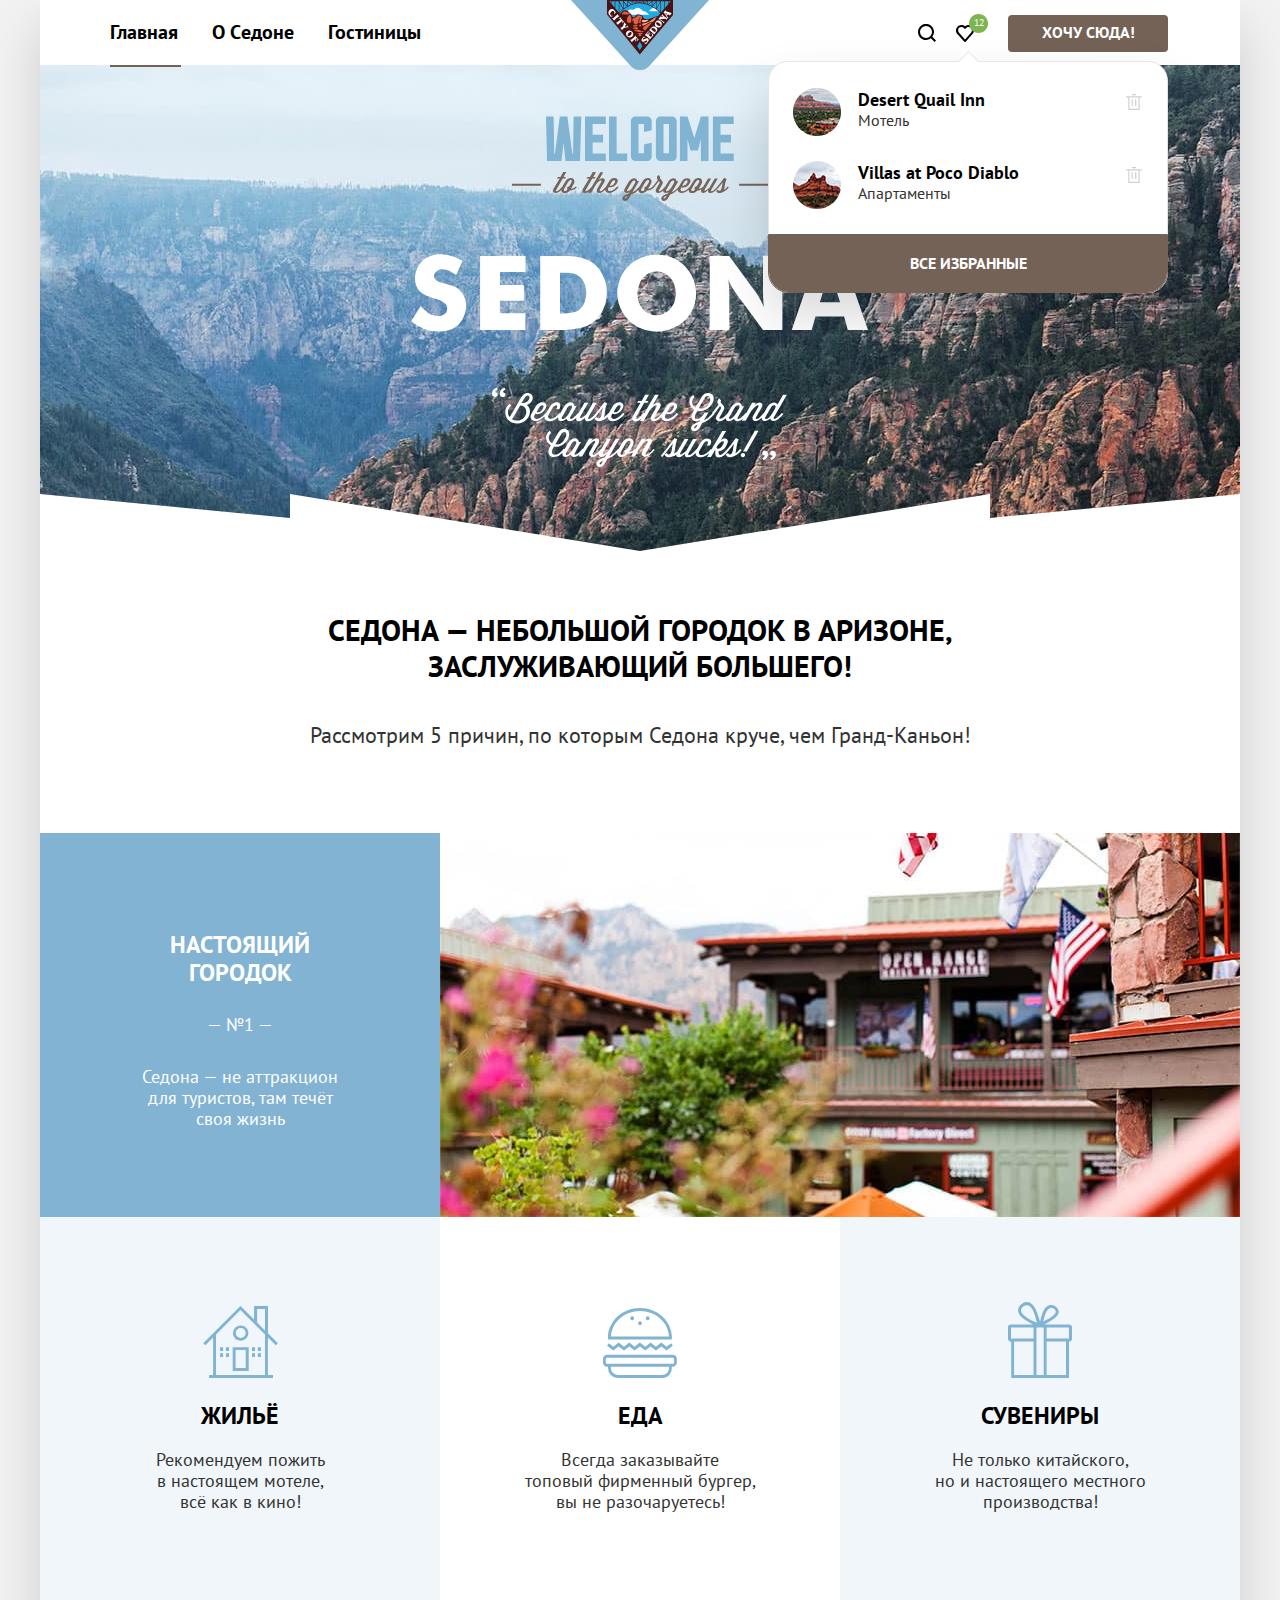
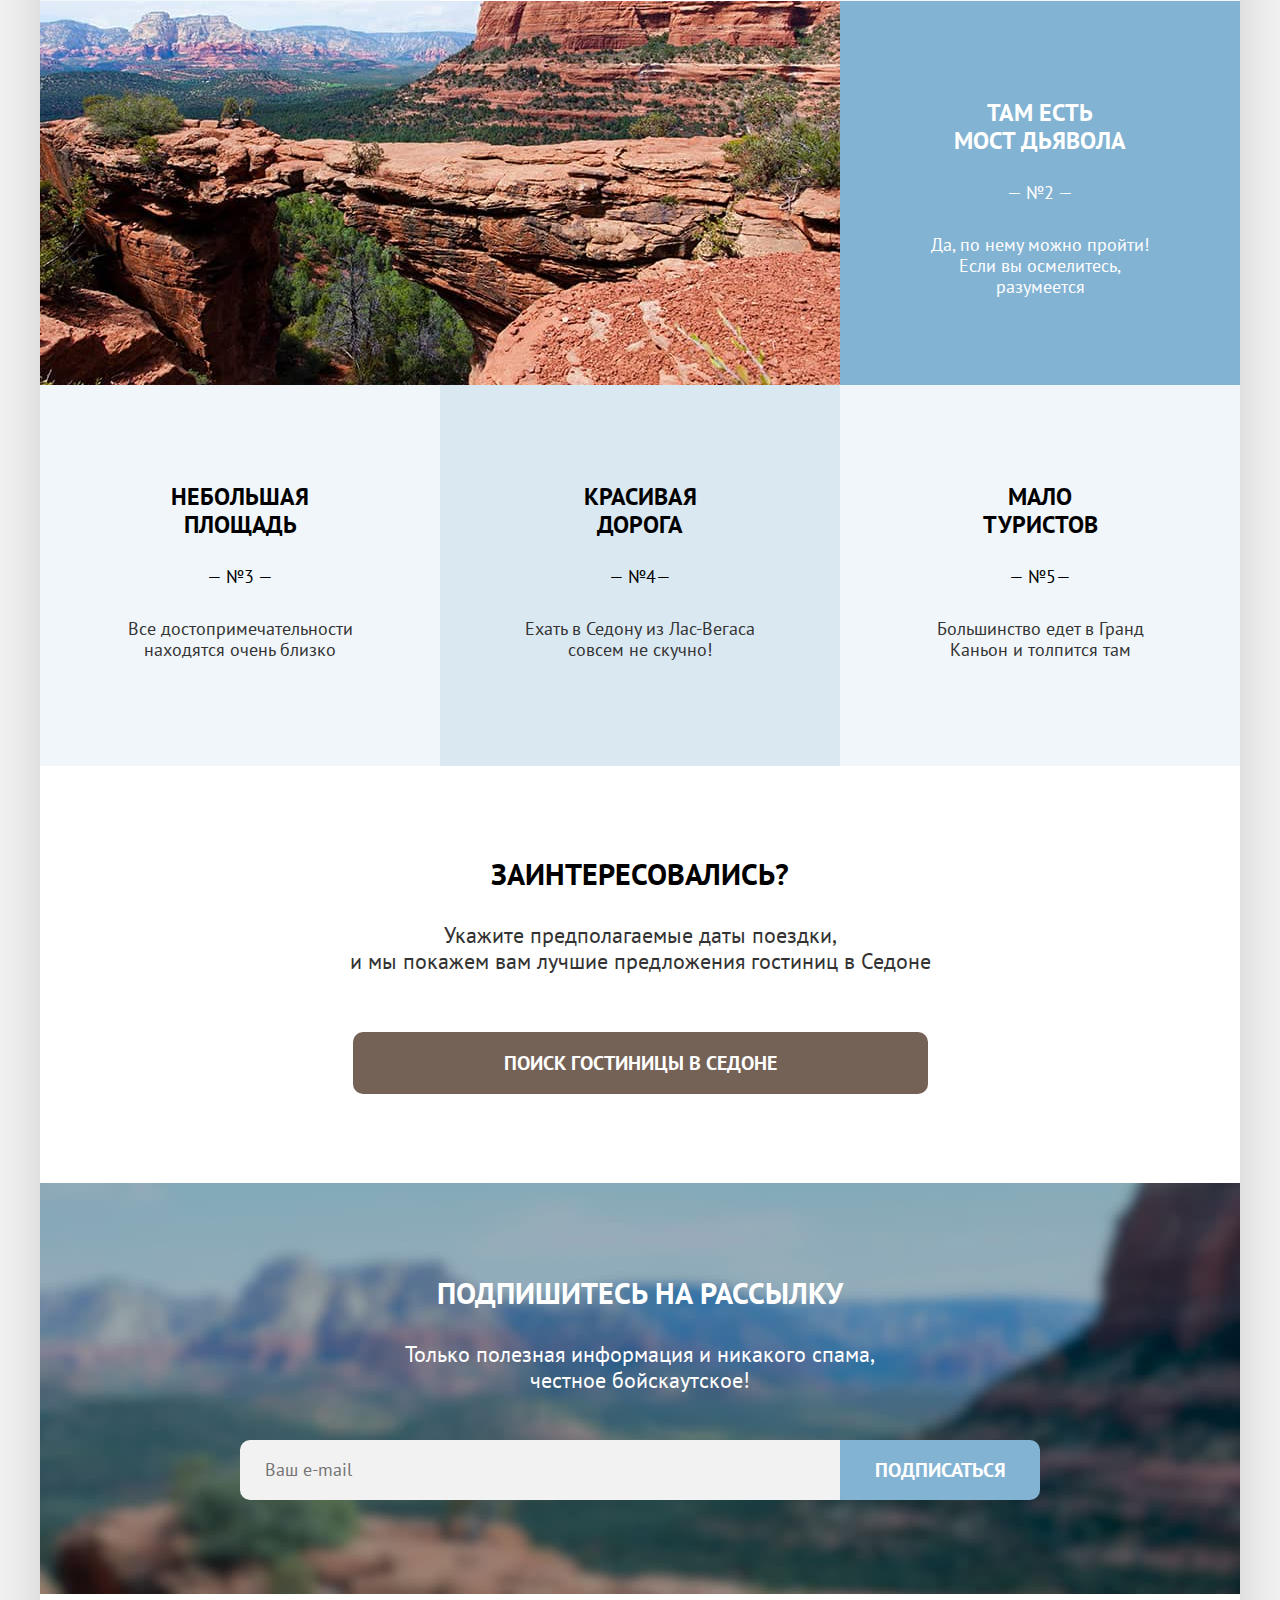
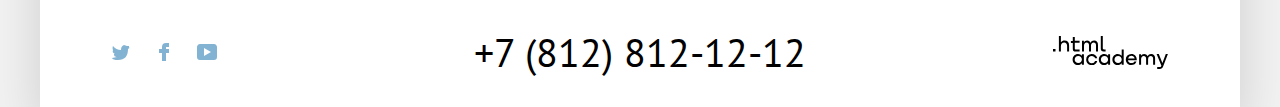
<file: index.html>
<!DOCTYPE html>
<html lang="ru">
  <head>
    <meta charset="utf-8">
    <title>HTML Academy: Седона</title>
    <link rel="stylesheet" href="styles/styles.css">
    <link rel="icon" href="favicon.ico">
    <link rel="icon" type="image/png" sizes="32x32" href="img/favicon.png">
  </head>
  <body>
    <div class="page-container">
      <header class="page-header">
        <nav class="navigation" >
          <ul class="navigation-list">
            <li class="navigation-item">
              <a class="navigation-link navigation-link-current" href="index.html">Главная</a>
            </li>
            <li class="navigation-item">
              <a class="navigation-link" href="#">О Cедоне</a>
            </li>
            <li class="navigation-item">
              <a class="navigation-link" href="catalog.html">Гостиницы</a>
            </li>
          </ul>
          <a class="navigation-logo-link" href="index.html">
            <img class="navigation-logo-image" src="img/navigation-logo.svg" width="138" height="70" alt="логотип сайта.">
          </a>
          <ul class="navigation-list navigation-user">
            <li class="navigation-item search">
              <a class="navigation-link" href="#">
                <svg class="navigation-icon" aria-hidden="true" focusable="false" width="18" height="18" fill="none" xmlns="http://www.w3.org/2000/svg" role="img" aria-label="поиск.">
                  <path class="navigation-icon" d="m18 16.5-3.7-3.7A8 8 0 0 0 8-.1C3.6-.1 0 3.6 0 8a8 8 0 0 0 12.9 6.3l3.7 3.7 1.4-1.5ZM8 14a6 6 0 0 1-6-6 6 6 0 0 1 6-6 6 6 0 0 1 6 6 6 6 0 0 1-6 6Z" fill="#000"/>
                </svg>
                <span class="visually-hidden">Поиск</span>
              </a>
            </li>
            <li class="navigation-item">
              <a class="navigation-link" href="#">
                <svg class="navigation-icon navigation-icon-favourites" aria-hidden="true" focusable="false" width="18" height="17" fill="none" xmlns="http://www.w3.org/2000/svg" role="img" aria-label="избранное.">
                  <path class="navigation-icon" d="M8.9 17a.9.9 0 0 1-.8-.4l-7-7.9A5.4 5.4 0 0 1 5.5 0C6.8 0 8 .5 9 1.3a5.5 5.5 0 0 1 9 4.1c0 1.3-.5 2.5-1.3 3.4l-7 7.9c-.2.2-.4.3-.8.3Zm-6-9.5L9 14.4l6.2-7c.5-.5.7-1.2.7-2 0-1.8-1.5-3.3-3.3-3.3-1 0-2 .5-2.7 1.3-.3.3-.6.4-.9.4-.3 0-.6-.2-.8-.4a3.7 3.7 0 0 0-2.7-1.3 3.3 3.3 0 0 0-3.3 3.3c-.1.9.3 1.6.7 2.1-.1 0-.1 0 0 0Z" fill="#000"/>
                </svg>
                <span class="favourites-number">12</span>
                <span class="visually-hidden">Избранное</span>
              </a>
              <div class="popover popover-favourites popover-open">
                <div class="popover-content">
                  <h2 class="visually-hidden">Избранное</h2>
                  <ul class="favourites-item-list">
                    <li class="favourites-item">
                      <a class="favourites-link" href="#">
                        <img class="favourites-link-image" src="img/popover-img-1.png" width="48" height="48" alt="фото гостиниы.">
                        <h3 class="favourites-item-title">Desert Quail Inn</h3>
                        <p class="favourites-item-type">Мотель</p>
                      </a>
                      <button class="favourites-delete-button" type="button">
                        <svg width="16" height="16" fill="none" xmlns="http://www.w3.org/2000/svg" role="img" aria-label="удалить.">
                          <path class="delete-button-image" d="M15.3 2.3H.6c-.3 0-.6.2-.6.5s.3.6.6.6h1.7v12c0 .3.3.6.6.6h10.2c.3 0 .6-.3.6-.6v-12h1.7c.3 0 .6-.3.6-.6s-.4-.5-.7-.5zm-2.8 12.5H3.4V3.4h9.1v11.4zM6.2 1.2h3.4c.3 0 .6-.3.6-.6S10 0 9.7 0H6.2c-.3 0-.5.3-.5.6s.2.6.5.6z" fill="#000"/>
                          <path class="delete-button-image" d="M6.2 12c.3 0 .6-.3.6-.6V5.7c0-.3-.3-.6-.6-.6s-.6.3-.6.6v5.7c.1.3.3.6.6.6zM9.7 12c.3 0 .6-.3.6-.6V5.7c0-.3-.3-.6-.6-.6s-.6.4-.6.6v5.7c0 .3.2.6.6.6z" fill="#000"/>
                        </svg>
                        <span class="visually-hidden">Удалить из избранного</span>
                      </button>
                    </li>
                    <li class="favourites-item">
                      <a class="favourites-link" href="#">
                        <img class="favourites-link-image" src="img/popover-img-2.png" width="48" height="48" alt="фото гостиниы.">
                        <h3 class="favourites-item-title">Villas at Poco Diablo</h3>
                        <p class="favourites-item-type">Апартаменты</p>
                      </a>
                      <button class="favourites-delete-button" type="button">
                        <svg width="16" height="16" fill="none" xmlns="http://www.w3.org/2000/svg" role="img" aria-label="удалить.">
                          <path class="delete-button-image" d="M15.3 2.3H.6c-.3 0-.6.2-.6.5s.3.6.6.6h1.7v12c0 .3.3.6.6.6h10.2c.3 0 .6-.3.6-.6v-12h1.7c.3 0 .6-.3.6-.6s-.4-.5-.7-.5zm-2.8 12.5H3.4V3.4h9.1v11.4zM6.2 1.2h3.4c.3 0 .6-.3.6-.6S10 0 9.7 0H6.2c-.3 0-.5.3-.5.6s.2.6.5.6z" fill="#000"/>
                          <path class="delete-button-image" d="M6.2 12c.3 0 .6-.3.6-.6V5.7c0-.3-.3-.6-.6-.6s-.6.3-.6.6v5.7c.1.3.3.6.6.6zM9.7 12c.3 0 .6-.3.6-.6V5.7c0-.3-.3-.6-.6-.6s-.6.4-.6.6v5.7c0 .3.2.6.6.6z" fill="#000"/>
                        </svg>
                        <span class="visually-hidden">Удалить из избранного</span>
                      </button>
                    </li>
                  </ul>
                </div>
                <a class="all-favourites-button" href="#">Все избранные</a>
              </div>
            </li>
            <li class="navigation-item">
              <a class="brown-button" href="#">Хочу сюда!</a>
            </li>
          </ul>
        </nav>
      </header>
      <main class="main-index">
        <section class="welcome">
          <h1 class="visually-hidden">Седона-лучшее место</h1>
          <img class="welcome-logo" src="img/welcome-logo.svg" width="458" height="352" alt="Добро пожаловать в Седону!">
          <svg class="welcome-decoration" width="1200" height="57" fill="none" xmlns="http://www.w3.org/2000/svg">
            <path d="M0 57V0l250 24V0l350 57L950 0v24l250-24v57H0Z" fill="#fff"/>
          </svg>
        </section>
        <div class="reasons-container">
          <p class="reasons-title">Седона — небольшой городок в Аризоне, заслуживающий большего!</p>
          <p class="reasons-discription">Рассмотрим 5 причин, по которым Седона круче, чем Гранд-Каньон!</p>
        </div>
        <section class="advantages">
          <h2 class="visually-hidden">Приемущества Седоны</h2>
          <ul class="advantages-list">
            <li class="advantages-item advantages-1">
              <div class="advantages-image-text">
                <h3 class="advantages-title">Настоящий городок</h3>
                <p class="advantages-number">— №1 —</p>
                <p class="advantages-discription-1">Седона — не аттракцион для туристов, там течёт своя жизнь</p>
              </div>
              <img class="advantages-image" src="img/advantages-item1.jpg" width="800" height="384" alt="фото города.">
              <ul class="advantages-list-services">
                <li class="advantages-item-services">
                  <h3 class="advantages-title house">Жильё</h3>
                  <p class="advantages-discription">Рекомендуем пожить
                    в&nbsp;настоящем мотеле,<br>
                    всё как в&nbsp;кино!
                  </p>
                </li>
                <li class="advantages-item-services food">
                  <h3 class="advantages-title food">ЕДА</h3>
                  <p class="advantages-discription">Всегда заказывайте<br>
                    топовый фирменный бургер,<br> вы&nbsp;не&nbsp;разочаруетесь!
                  </p>
                </li>
                <li class="advantages-item-services">
                  <h3 class="advantages-title souvenirs">Сувениры</h3>
                  <p class="advantages-discription">Не&nbsp;только китайского,<br>
                    но&nbsp;и&nbsp;настоящего местного<br> производства!
                  </p>
                </li>
              </ul>
            </li>
            <li class="advantages-2">
              <div class="advantages-image-text">
                <h3 class="advantages-title">Там есть мост дьявола</h3>
                <p class="advantages-number">— №2 —</p>
                <p class="advantages-discription-2">Да, по нему можно пройти! Если вы осмелитесь, разумеется</p>
              </div>
              <img class="advantages-image" src="img/advantages-item2.jpg" width="800" height="384" alt="мост дьявола.">
            </li>
            <li class="advantages-item">
              <h3 class="advantages-title">Небольшая площадь</h3>
              <p class="advantages-number">— №3 —</p>
              <p class="advantages-discription">Все достопримечательности находятся очень близко</p>
            </li>
            <li class="advantages-item road">
              <h3 class="advantages-title">Красивая дорога</h3>
              <p class="advantages-number">— №4—</p>
              <p class="advantages-discription">Ехать в Седону из Лас-Вегаса совсем не скучно!</p>
            </li>
            <li class="advantages-item">
              <h3 class="advantages-title">Мало туристов</h3>
              <p class="advantages-number">— №5—</p>
              <p class="advantages-discription">Большинство едет в Гранд Каньон и толпится там</p>
            </li>
          </ul>
        </section>
        <section class="hotel-search">
          <h2 class="visually-hidden">Поиск отеля</h2>
          <p class="hotel-search-title">Заинтересовались?</p>
          <p class="hotel-search-discription">Укажите предполагаемые даты поездки,<br>и мы покажем вам лучшие предложения гостиниц в Седоне</p>
          <a class="brown-button search-button" href="catalog.html">поиск гостиницы в седоне</a>
        </section>
        <section class="newsletter-email">
          <h2 class="visually-hidden">Подписка на рассылку</h2>
          <p class="newsletter-email-title">Подпишитесь на рассылку</p>
          <p class="newsletter-email-discription">Только полезная информация и никакого спама,<br> честное бойскаутское!</p>
          <form class="newsletter-email-form" action="https://echo.htmlacademy.ru/" method="post">
            <label class="visually-hidden" for="newsletter-email">Ваш e-mail</label>
            <input class="field" type="email" id="newsletter-email" pattern="[a-z0-9._%+-]+@[a-z0-9.-]+\.[a-z]{2,4}$" name="newsletter-email" placeholder="Ваш e-mail" required>
              <!--для изменения на состояние "ошибка" используется класс "input-invalid"-->
            <input class="blue-button submit-button" type="submit" value="Подписаться">
          </form>
        </section>
      </main>
      <footer class="page-footer">
        <section class="footer-social">
          <h2 class="visually-hidden">Социальные сети</h2>
          <ul class="footer-social-list">
            <li class="footer-social-item">
              <a class="social-link" href="https://twitter.com/htmlacademy_ru">
                <svg class="social-icon" width="18" height="15" fill="none" xmlns="http://www.w3.org/2000/svg" role="img" aria-label="twitter.">
                  <path class="social-icon" d="m12 0 3 1h2v2l1-1a3 3 0 0 1-2 2c0 7-3 11-10 11H5s-4 0-5-2l5-1c-1 0-3 0-3-3h1C2 8 0 8 1 5l1 1C1 6 0 3 1 1a11 11 0 0 0 8 4c0-3 1-4 3-5Z" fill="#83B3D3"/>
                </svg>
                <span class="visually-hidden">Twitter</span>
              </a>
            </li>
            <li class="footer-social-item">
              <a class="social-link" href="https://www.facebook.com/htmlacademy">
                <svg class="social-icon" width="10" height="18" fill="none" xmlns="http://www.w3.org/2000/svg" role="img" aria-label="facebook.">
                  <path class="social-icon" d="M7 0a4 4 0 0 0-4 4v2H0v4h3v8h4v-8h3V6H7V4h3V0H7Z" fill="#83B3D3"/>
                </svg>
                <span class="visually-hidden">Facebook</span>
              </a>
            </li>
            <li class="footer-social-item">
              <a class="social-link" href="https://www.youtube.com/c/HTMLAcademyRUS">
                <svg class="social-icon" width="20" height="16" fill="none" xmlns="http://www.w3.org/2000/svg" role="img" aria-label="youtube.">
                  <path class="social-icon" d="M17 0H3C1 0 0 2 0 3v10c0 2 1 3 3 3h14c2 0 3-1 3-3V3c0-1-1-3-3-3ZM7 12V4l7 4-7 4Z" fill="#83B3D3"/>
                </svg>
                <span class="visually-hidden">YouTube</span>
              </a>
            </li>
          </ul>
        </section>
        <section class="footer-phone">
          <h2 class="visually-hidden">Телефонный номер</h2>
          <a class="contacts-phone-link" href="tel:88128121212">+7 (812) 812-12-12</a>
        </section>
        <section class="footer-logo">
          <h2 class="visually-hidden">Логотип HTML Academy</h2>
          <a class="footer-logo-link" href="https://htmlacademy.ru/">
            <svg class="footer-logo" width="115" height="33" fill="none" xmlns="http://www.w3.org/2000/svg" role="img" aria-label="HTML-Academy.">
              <path class="footer-logo" d="M0 12.9v2.6h2.5v-2.6H0Zm11.6-8.4c-1.6 0-2.8.7-3.6 1.7h-.1V0h-2v15.5h2v-5.3c0-2.1 1.3-3.6 3.3-3.6 1.8 0 2.9 1.4 2.9 3.2v5.7h2V9.4c.1-3-1.8-4.9-4.5-4.9Zm15 .3h-4.8V1.1h-2v3.8h-1.9v2h1.9v6c0 1.7 1 2.7 2.7 2.7h4.1v-2h-3.7c-.7 0-1.1-.4-1.1-1.1V6.8h4.8v-2Zm14.5-.2c-1.6 0-2.9.8-3.5 2.1h-.1a3.7 3.7 0 0 0-3.4-2.1c-1.4 0-2.5.8-3.1 1.8h-.1V4.8H29v10.6h2V10c0-2 1-3.5 2.6-3.5 1.5 0 2.4 1 2.4 2.6v6.3h2V9.8c0-2.4 1.4-3.3 2.6-3.3 1.5 0 2.4 1 2.4 2.6v6.3h2V8.9c.1-2.5-1.4-4.3-3.9-4.3Zm6.7 8.1c0 1.7 1 2.7 2.8 2.7h2v-2h-1.7c-.7 0-1.1-.4-1.1-1.1V0h-2v12.7Zm-18.9 7a4.9 4.9 0 0 0-3.9-1.8c-3.1 0-5.4 2.3-5.4 5.6s2.3 5.6 5.4 5.6c1.8 0 3-.8 3.8-1.9h.1v1.6h2V18.2h-2v1.5Zm-3.6 7.4a3.5 3.5 0 0 1-3.6-3.6c0-2 1.4-3.6 3.6-3.6s3.6 1.6 3.6 3.6c0 1.9-1.4 3.6-3.6 3.6ZM44.2 22c-.5-2.4-2.6-4.1-5.4-4.1a5.4 5.4 0 0 0-5.6 5.6c0 3.1 2.2 5.6 5.6 5.6 2.8 0 4.9-1.8 5.4-4.2h-2.1a3.4 3.4 0 0 1-3.3 2.3 3.5 3.5 0 0 1-3.6-3.6c0-2 1.4-3.6 3.6-3.6 1.6 0 2.8 1 3.3 2.2h2.1V22Zm10.9-2.3a4.9 4.9 0 0 0-3.9-1.8c-3.1 0-5.4 2.3-5.4 5.6s2.3 5.6 5.4 5.6c1.8 0 3-.8 3.8-1.9h.1v1.6h2V18.2h-2v1.5Zm-3.6 7.4a3.5 3.5 0 0 1-3.6-3.6c0-2 1.4-3.6 3.6-3.6s3.6 1.6 3.6 3.6c0 1.9-1.5 3.6-3.6 3.6Zm17.2-7.3a5 5 0 0 0-3.9-1.9c-3.1 0-5.4 2.3-5.4 5.6s2.2 5.6 5.4 5.6c1.7 0 3-.8 3.8-1.8h.1v1.5h2V13.4h-2v6.4Zm-3.6 7.3a3.5 3.5 0 0 1-3.6-3.6c0-2 1.4-3.6 3.6-3.6s3.6 1.6 3.6 3.6c-.1 2-1.5 3.6-3.6 3.6Zm13.2-9.2a5.4 5.4 0 0 0-5.5 5.6c0 3 2.1 5.6 5.5 5.6 2.5 0 4.5-1.3 5.2-3.6h-2.1c-.5 1-1.6 1.6-3 1.6-1.9 0-3.3-1.3-3.4-2.9h8.8c.2-3.6-2-6.3-5.5-6.3Zm0 1.9c1.7 0 3 1 3.3 2.6h-6.5a3.2 3.2 0 0 1 3.2-2.6Zm19.9-1.9a4 4 0 0 0-3.6 2h-.1c-.6-1.2-1.8-2-3.4-2-1.4 0-2.5.7-3.1 1.8v-1.5h-1.9v10.6h2v-5.4c0-2 1-3.4 2.6-3.5 1.5 0 2.4 1 2.4 2.6v6.3h2v-5.6c0-2.4 1.4-3.3 2.6-3.3 1.5 0 2.4 1 2.4 2.6v6.3h2v-6.5c.1-2.6-1.4-4.4-3.9-4.4Zm11.2 9.1-3.6-8.9h-2.2l4.8 11.6c-.3.9-.7 1.2-1.7 1.2h-2.5v2h2.5c1.8 0 2.8-.8 3.5-2.6l4.7-12.2h-2.1l-3.4 8.9Z" fill="#000"/>
            </svg>
          </a>
        </section>
      </footer>
    </div>
    <div class="modal-container">
      <div class="modal modal-search">
        <button class="modal-close-button" type="button">
          <svg class="close-button-image" width="13" height="13" fill="none" xmlns="http://www.w3.org/2000/svg">
            <path class="close-button-image" d="M13 1.2L11.8 0 6.5 5.3 1.2 0 0 1.2l5.3 5.3L0 11.8 1.2 13l5.3-5.3 5.3 5.3 1.2-1.2-5.3-5.3L13 1.2z" fill="#000"/>
          </svg>
          <span class="visually-hidden">Закрыть</span>
        </button>
        <section class="modal-content">
          <h2 class="modal-title">Поиск гостиницы в седоне</h2>
          <form class="modal-form" action="https://echo.htmlacademy.ru/" method="post">
            <p class="field-group">
              <label class="field-title" for="arrival-date">Дата заезда:</label>
              <span class="input-container">
              <input class="date-form-field field" type="text" id="arrival-date" name="arrival-date" placeholder="27 апреля 2020">
              <button class="calendar-button" type="button">
                <span class="visually-hidden">календарь</span>
              </button>
              </span>
              <span class="arrival-field-comment">Мы не можем отправить вас в прошлое.</span>
            </p>
            <p class="field-group">
              <label class="field-title" for="departure-date">Дата выезда:</label>
              <span class="input-container">
              <input class="date-form-field field" type="text" id="departure-date" name="departure-date" placeholder="1 сентября 2021">
              <button class="calendar-button" type="button">
                <span class="visually-hidden">календарь</span>
              </button>
              </span>
              <span class="departure-field-comment">На эти даты есть свободные номера. Пока есть.</span>
            </p>
            <div class="people-number-container">
              <p class="field-group adult">
                <label class="field-title" for="adult-input">Взрослые:</label>
                <span class="input-container">
                  <input class="number-form-field field" type="number" id="adult-input" name="number-of-adults" value="2">
                  <button class="inner-spin-button" type="button">
                    <span class="visually-hidden">меньше</span>
                    <svg class="inner-spin-image" width="13" height="1" fill="none" xmlns="http://www.w3.org/2000/svg">
                      <path class="inner-spin-image" d="M0 0v1h13V0H0z" fill="#000"/>
                    </svg>
                  </button>
                  <button class="outer-spin-button" type="button">
                    <span class="visually-hidden">больше</span>
                    <svg class="outer-spin-image" width="13" height="13" fill="none" xmlns="http://www.w3.org/2000/svg">
                      <path class="outer-spin-image" d="M13 6H7V0H6v6H0v1h6v6h1V7h6V6z" fill="#000"/>
                    </svg>
                  </button>
                </span>
              </p>
              <p class="field-group children">
                <label class="field-title" for="children-input">
                  Дети:
                </label>
                <button class="info-button" type="button">
                  <span class="visually-hidden">Информация</span>
                  <svg class="info-icon" width="25" height="25" fill="none" xmlns="http://www.w3.org/2000/svg" role="img" aria-label="информация.">
                    <circle class="info-icon" cx="12.5" cy="12.5" r="12.5" fill="#83B3D3"/>
                    <g clip-path="url(#clip0_2188:123)" fill="#fff">
                      <path d="M12 17h1v-6h-1v6zM13 8h-1v1h1V8z"/>
                    </g>
                    <defs>
                      <clipPath id="clip0_2188:123">
                        <path fill="#fff" transform="translate(12 8)" d="M0 0h1v9H0z"/>
                      </clipPath>
                    </defs>
                  </svg>
                  <span class="popover-info">
                    Укажите количество детей, которые будут с вами, возраст которых от 6 до 18 лет. Дети до 6 лет размещаются бесплатно.
                  </span>
                </button>
                <span class="input-container">
                  <input class="number-form-field field" type="number" id="children-input" name="number-of-children" value="1">
                  <button class="inner-spin-button" type="button">
                    <span class="visually-hidden">меньше</span>
                    <svg class="inner-spin-image" width="13" height="1" fill="none" xmlns="http://www.w3.org/2000/svg">
                      <path class="inner-spin-image" d="M0 0v1h13V0H0z" fill="#000"/>
                    </svg>
                  </button>
                  <button class="outer-spin-button" type="button">
                    <span class="visually-hidden">больше</span>
                    <svg class="outer-spin-image" width="13" height="13" fill="none" xmlns="http://www.w3.org/2000/svg">
                      <path class="outer-spin-image" d="M13 6H7V0H6v6H0v1h6v6h1V7h6V6z" fill="#000"/>
                    </svg>
                  </button>
                </span>
              </p>
            </div>
            <button class="modal-search-button blue-button" type="submit">Найти</button>
          </form>
        </section>
      </div>
    </div>
  </body>
</html>
</file>
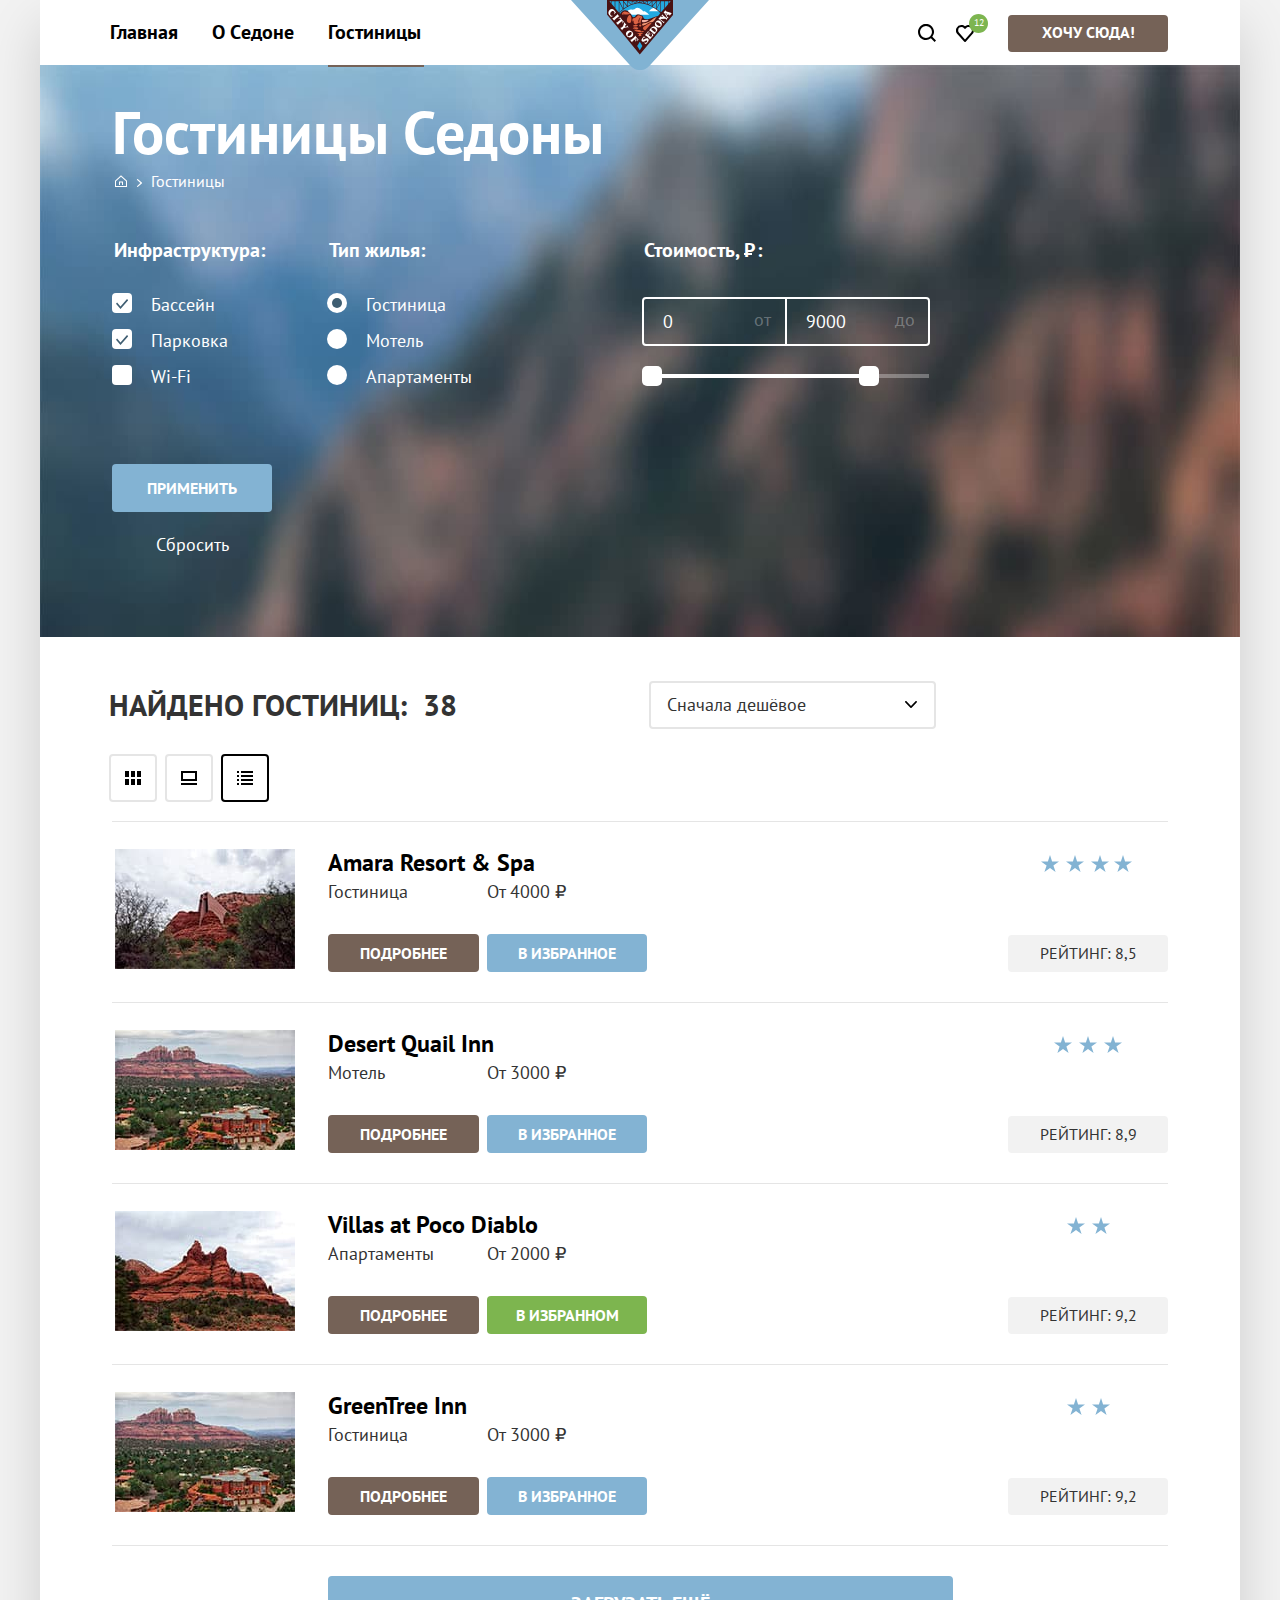
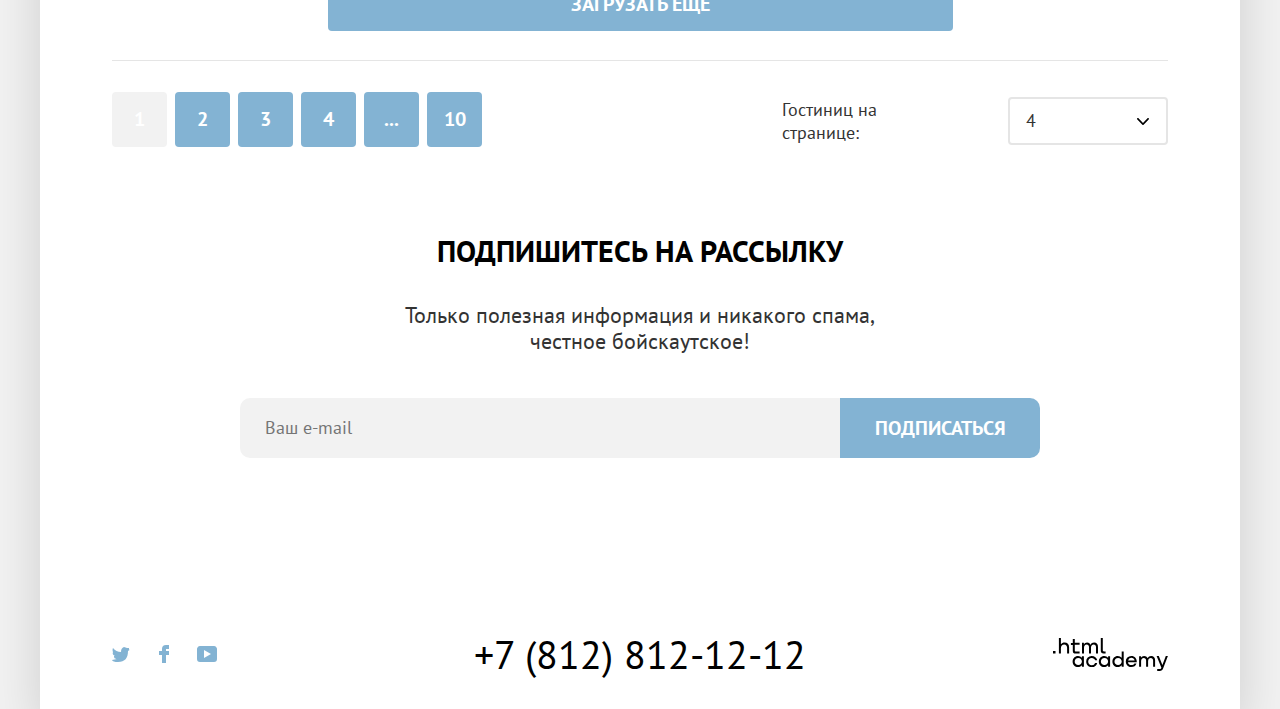
<file: catalog.html>
<!DOCTYPE html>
<html lang="ru">
  <head>
    <meta charset="utf-8">
    <title>HTML Academy: Седона</title>
    <link rel="stylesheet" href="styles/styles.css">
    <link rel="icon" href="favicon.ico">
    <link rel="icon" type="image/png" sizes="32x32" href="img/favicon.png">
  </head>
  <body>
    <div class="page-container">
      <header class="page-header">
        <nav class="navigation" >
          <ul class="navigation-list">
            <li class="navigation-item">
              <a class="navigation-link" href="index.html">Главная</a>
            </li>
            <li class="navigation-item">
              <a class="navigation-link" href="#">О Cедоне</a>
            </li>
            <li class="navigation-item">
              <a class="navigation-link navigation-link-current" href="catalog.html">Гостиницы</a>
            </li>
          </ul>
          <a class="navigation-logo-link" href="index.html">
            <img class="navigation-logo-image" src="img/navigation-logo.svg" width="138" height="70" alt="логотип сайта">
          </a>
          <ul class="navigation-list navigation-user">
            <li class="navigation-item search">
              <a class="navigation-link" href="#">
                <svg class="navigation-icon" aria-hidden="true" focusable="false" width="18" height="18" fill="none" xmlns="http://www.w3.org/2000/svg" role="img" aria-label="поиск.">
                  <path class="navigation-icon" d="m18 16.5-3.7-3.7A8 8 0 0 0 8-.1C3.6-.1 0 3.6 0 8a8 8 0 0 0 12.9 6.3l3.7 3.7 1.4-1.5ZM8 14a6 6 0 0 1-6-6 6 6 0 0 1 6-6 6 6 0 0 1 6 6 6 6 0 0 1-6 6Z" fill="#000"/>
                </svg>
                <span class="visually-hidden">Поиск</span>
              </a>
            </li>
            <li class="navigation-item">
              <a class="navigation-link" href="#">
                <svg class="navigation-icon navigation-icon-favourites" aria-hidden="true" focusable="false" width="18" height="17" fill="none" xmlns="http://www.w3.org/2000/svg" role="img" aria-label="избранное.">
                  <path class="navigation-icon" d="M8.9 17a.9.9 0 0 1-.8-.4l-7-7.9A5.4 5.4 0 0 1 5.5 0C6.8 0 8 .5 9 1.3a5.5 5.5 0 0 1 9 4.1c0 1.3-.5 2.5-1.3 3.4l-7 7.9c-.2.2-.4.3-.8.3Zm-6-9.5L9 14.4l6.2-7c.5-.5.7-1.2.7-2 0-1.8-1.5-3.3-3.3-3.3-1 0-2 .5-2.7 1.3-.3.3-.6.4-.9.4-.3 0-.6-.2-.8-.4a3.7 3.7 0 0 0-2.7-1.3 3.3 3.3 0 0 0-3.3 3.3c-.1.9.3 1.6.7 2.1-.1 0-.1 0 0 0Z" fill="#000"/>
                </svg>
                <span class="favourites-number">12</span>
                <span class="visually-hidden">Избранное</span>
              </a>
              <div class="popover popover-favourites ">
                <div class="popover-content">
                  <h2 class="visually-hidden">Избранное</h2>
                  <ul class="favourites-item-list">
                    <li class="favourites-item">
                      <a class="favourites-link" href="#">
                        <img class="favourites-link-image" src="img/popover-img-1.png" width="48" height="48" alt="фото гостиниы.">
                        <h2 class="favourites-item-title">Desert Quail Inn</h2>
                        <p class="favourites-item-type">Мотель</p>
                      </a>
                      <button class="favourites-delete-button" type="button">
                        <svg width="16" height="16" fill="none" xmlns="http://www.w3.org/2000/svg" role="img" aria-label="удалить.">
                          <path class="delete-button-image" d="M15.3 2.3H.6c-.3 0-.6.2-.6.5s.3.6.6.6h1.7v12c0 .3.3.6.6.6h10.2c.3 0 .6-.3.6-.6v-12h1.7c.3 0 .6-.3.6-.6s-.4-.5-.7-.5zm-2.8 12.5H3.4V3.4h9.1v11.4zM6.2 1.2h3.4c.3 0 .6-.3.6-.6S10 0 9.7 0H6.2c-.3 0-.5.3-.5.6s.2.6.5.6z" fill="#000"/>
                          <path class="delete-button-image" d="M6.2 12c.3 0 .6-.3.6-.6V5.7c0-.3-.3-.6-.6-.6s-.6.3-.6.6v5.7c.1.3.3.6.6.6zM9.7 12c.3 0 .6-.3.6-.6V5.7c0-.3-.3-.6-.6-.6s-.6.4-.6.6v5.7c0 .3.2.6.6.6z" fill="#000"/>
                        </svg>
                        <span class="visually-hidden">Удалить из избранного</span>
                      </button>
                    </li>
                    <li class="favourites-item">
                      <a class="favourites-link" href="#">
                        <img class="favourites-link-image" src="img/popover-img-2.png" width="48" height="48" alt="фото гостиниы.">
                        <h2 class="favourites-item-title">Villas at Poco Diablo</h2>
                        <p class="favourites-item-type">Апартаменты</p>
                      </a>
                      <button class="favourites-delete-button" type="button">
                        <svg width="16" height="16" fill="none" xmlns="http://www.w3.org/2000/svg" role="img" aria-label="удалить.">
                          <path class="delete-button-image" d="M15.3 2.3H.6c-.3 0-.6.2-.6.5s.3.6.6.6h1.7v12c0 .3.3.6.6.6h10.2c.3 0 .6-.3.6-.6v-12h1.7c.3 0 .6-.3.6-.6s-.4-.5-.7-.5zm-2.8 12.5H3.4V3.4h9.1v11.4zM6.2 1.2h3.4c.3 0 .6-.3.6-.6S10 0 9.7 0H6.2c-.3 0-.5.3-.5.6s.2.6.5.6z" fill="#000"/>
                          <path class="delete-button-image" d="M6.2 12c.3 0 .6-.3.6-.6V5.7c0-.3-.3-.6-.6-.6s-.6.3-.6.6v5.7c.1.3.3.6.6.6zM9.7 12c.3 0 .6-.3.6-.6V5.7c0-.3-.3-.6-.6-.6s-.6.4-.6.6v5.7c0 .3.2.6.6.6z" fill="#000"/>
                        </svg>
                        <span class="visually-hidden">Удалить из избранного</span>
                      </button>
                    </li>
                  </ul>
                </div>
                <a class="all-favourites-button" href="#">Все избранные</a>
              </div>
            </li>
            <li class="navigation-item">
              <a class="brown-button" href="#">Хочу сюда!</a>
            </li>
          </ul>
         </nav>
      </header>
      <main class="main-catalog">
        <div class="catalog-filter-block">
          <header class="catalog-header">
            <h1 class="catalog-header-title">Гостиницы Седоны</h1>
            <ul class="breadcrumbs">
              <li class="breadcrumbs-item ">
                <a class="breadcrumbs-link breadcrumbs-home" href="index.html">
                  <span class="visually-hidden">На главную</span>
                </a>
              </li>
              <li class="breadcrumbs-item">
                <a class="breadcrumbs-link breadcrumbs-current">Гостиницы</a>
              </li>
            </ul>
          </header>
          <section class="catalog-products">
            <h2 class="visually-hidden">Каталог гостиниц с фильтрами</h2>
            <form class="catalog-filter" action="https://echo.htmlacademy.ru/" method="get">
              <fieldset class="catalog-filter-group">
                <legend class="catalog-filter-title">Инфраструктура:</legend>
                <ul class="catalog-filter-list">
                  <li class="catalog-filter-item">
                    <label class="control">
                    <input class="visually-hidden control-input" type="checkbox" name="swimming-pool" checked>
                      <span class="control-mark"></span>
                      <span class="control-label">Бассейн</span>
                    </label>
                  </li>
                  <li class="catalog-filter-item">
                    <label class="control">
                    <input class="visually-hidden control-input" type="checkbox" name="parking" checked>
                      <span class="control-mark"></span>
                      <span class="control-label">Парковка</span>
                    </label>
                  </li>
                  <li class="catalog-filter-item">
                    <label class="control">
                    <input class="visually-hidden control-input" type="checkbox" name="wi-fi">
                      <span class="control-mark"></span>
                      <span class="control-label">Wi-Fi</span>
                    </label>
                  </li>
                </ul>
              </fieldset>
              <fieldset class="catalog-filter-group">
                <legend class="catalog-filter-title">Тип жилья:</legend>
                <ul class="catalog-filter-list">
                  <li class="catalog-filter-item">
                    <label class="control">
                    <input class="visually-hidden control-input" type="radio" name="type-of-housing" value="hotel" checked>
                      <span class="control-mark"></span>
                      <span class="control-label">Гостиница</span>
                    </label>
                  </li>
                  <li class="catalog-filter-item">
                    <label class="control">
                    <input class="visually-hidden control-input" type="radio" name="type-of-housing" value="motel">
                      <span class="control-mark"></span>
                      <span class="control-label">Мотель</span>
                    </label>
                  </li>
                  <li class="catalog-filter-item"><label class="control">
                    <input class="visually-hidden control-input" type="radio" name="type-of-housing" value="apartments">
                      <span class="control-mark"></span>
                      <span class="control-label">Апартаменты</span>
                    </label>
                  </li>
                </ul>
              </fieldset>
              <fieldset class="catalog-filter-group">
                <legend class="catalog-filter-title">Стоимость, <span class="rub">Р</span> :</legend>
                <div class="range">
                  <div class="range-wrapper-inputs">
                    <span class="input-container">
                      <label class="price-label" for="min-price">от</label>
                      <input class="range-input min-price" type="number" name="min-price" value="0" id="min-price">
                    </span>
                    <span class="input-container">
                      <label class="price-label" for="max-price">до</label>
                      <input class="range-input max-price" type="number" name="max-price" value="9000" id="max-price">
                    </span>
                  </div>
                  <div class="range-scale">
                    <div class="range-bar" style="left: 0; width: 227px;">
                      <button class="range-toggle toggle-min" type="button">
                        <span class="visually-hidden">Изменить минимальную цену</span>
                      </button>
                      <button class="range-toggle toggle-max" type="button">
                        <span class="visually-hidden">Изменить максимальную цену</span>
                      </button>
                    </div>
                  </div>
                </div>
              </fieldset>
              <div class="catalog-filter-button">
                <button class="blue-button" type="submit">Применить</button>
                <button class="button-reset" type="reset">Сбросить</button>
              </div>
            </form>
          </section>
        </div>
        <div class="sorting-container">
          <p class="hotels-found">
            Найдено гостиниц:
            <span class="number-of-hotels">&nbsp;38</span>
          </p>
          <div class="select">
            <label class="visually-hidden" for="sorting">Сортировка</label>
            <select class="select-control" id="sorting" name="sorting">
              <option value="cheap">Сначала дешёвое</option>
              <option value="popular">Сначала популярное</option>
              <option value="expensive">Сначала дорогое</option>
            </select>
          </div>
          <div class="sorting-container-button">
            <a class="card-grid-toggle" href="#">
              <svg class="button-block" aria-hidden="true" focusable="false" width="16" height="14" fill="none" xmlns="http://www.w3.org/2000/svg">
                <path d="M4 0H0v6h4V0Zm12 0h-4v6h4V0Zm-6 0H6v6h4V0ZM4 8H0v6h4V8Zm12 0h-4v6h4V8Zm-6 0H6v6h4V8Z" fill="#000"/>
              </svg>
              <span class="visually-hidden">показать карточки</span>
            </a>
            <a class="card-grid-toggle" href="#">
              <svg class="button-single" aria-hidden="true" focusable="false" width="16" height="14" fill="none" xmlns="http://www.w3.org/2000/svg">
                <path d="M16 12H0v2h16v-2ZM14 2v6H2V2h12Zm2-2H0v10h16V0Z" fill="#000"/>
              </svg>
              <span class="visually-hidden">показать слайдером</span>
            </a>
            <a class="card-grid-toggle card-grid-toggle-current" href="#">
              <svg class="button-list" aria-hidden="true" focusable="false" width="16" height="14" fill="none" xmlns="http://www.w3.org/2000/svg">
                <path d="M2 0H0v2h2V0ZM16 0H4v2h12V0ZM2 4H0v2h2V4ZM16 4H4v2h12V4ZM2 8H0v2h2V8ZM16 8H4v2h12V8ZM2 12H0v2h2v-2ZM16 12H4v2h12v-2Z" fill="#000"/>
              </svg>
              <span class="visually-hidden">показать список</span>
            </a>
          </div>
        </div>
        <ul class="product-card">
          <li class="product-card-item four-star">
            <a class="product-card-link" href="#">
              <img class="product-card-image" src="img/catalog/hotel-amara-resort-spa.jpg" width="180" height="120" alt="Amara Resort & Spa">
            </a>
            <a class="product-card-title" href="#">Amara Resort & Spa</a>
            <b class="product-card-type">Гостиница</b>
            <b class="product-card-price">От 4000 ₽</b>
            <a class="product-card-button brown-button" href="#">Подробнее</a>
            <a class="product-card-button blue-button" href="#">В Избранное</a>
            <span class="product-card-rating">Рейтинг: 8,5</span>
          </li>
          <li class="product-card-item three-star">
            <a class="product-card-link" href="#">
            <img class="product-card-image" src="img/catalog/hotel-desert-quail-inn.jpg" width="180" height="120" alt="Desert Quail Inn">
            </a>
            <a class="product-card-title" href="#">Desert Quail Inn</a>
            <b class="product-card-type">Мотель</b>
            <b class="product-card-price">От 3000 ₽</b>
            <a class="product-card-button brown-button" href="#">Подробнее</a>
            <a class="product-card-button blue-button" href="#">В Избранное</a>
            <span class="product-card-rating">Рейтинг: 8,9</span>
          </li>
          <li class="product-card-item two-star">
            <a class="product-card-link" href="#">
            <img class="product-card-image" src="img/catalog/hotel-villas-at-poco-diablo.jpg" width="180" height="120" alt="Villas at Poco Diablo">
            </a>
            <a class="product-card-title" href="#">Villas at Poco Diablo</a>
            <b class="product-card-type">Апартаменты</b>
            <b class="product-card-price">От 2000 ₽</b>
            <a class="product-card-button brown-button" href="#">Подробнее</a>
            <a class="product-card-button green-button" href="#">В Избранном</a>
            <span class="product-card-rating">Рейтинг: 9,2</span>
          </li>
          <li class="product-card-item two-star">
            <a class="product-card-link" href="#">
            <img class="product-card-image" src="img/catalog/hotel-desert-quail-inn.jpg" width="180" height="120" alt="GreenTree Inn">
            </a>
            <a class="product-card-title" href="#">GreenTree Inn</a>
            <b class="product-card-type">Гостиница</b>
            <b class="product-card-price">От 3000 ₽</b>
            <a class="product-card-button brown-button" href="#">Подробнее</a>
            <a class="product-card-button blue-button" href="#">В Избранное</a>
            <span class="product-card-rating">Рейтинг: 9,2</span>
          </li>
        </ul>
        <div class="show-more-container">
          <button class="blue-button pagination-show-more" type="button">Загрузать ещё</button>
        </div>
        <div class="pagination-container">
          <ul class="pagination">
            <li class="pagination-item">
              <a class="pagination-link pagination-current">1</a>
            </li>
            <li class="pagination-item">
              <a class="pagination-link blue-button" href="#">2</a>
            </li>
            <li class="pagination-item">
              <a class="pagination-link blue-button" href="#">3</a>
            </li>
            <li class="pagination-item">
              <a class="pagination-link blue-button" href="#">4</a>
            </li>
            <li class="pagination-item">
              <a class="pagination-link blue-button" href="#">...</a>
            </li>
            <li class="pagination-item">
              <a class="pagination-link blue-button" href="#">10</a>
            </li>
          </ul>
          <form class="hotels-on-page">
            <label for="sorting-on-page">Гостиниц на странице:</label>
            <select class="select-control" id="sorting-on-page" name="sorting">
              <option value="4">4</option>
              <option value="3">3</option>
              <option value="2">2</option>
              <option value="1">1</option>
            </select>
            <button class="visually-hidden" type="submit">выбрать количество</button>
          </form>
        </div>
        <section class="newsletter-email-catalog">
          <h2 class="visually-hidden">Подписка на рассылку</h2>
          <p class="newsletter-email-title-catalog">Подпишитесь на рассылку</p>
          <p class="newsletter-email-discription-catalog">Только полезная информация и никакого спама, честное бойскаутское!</p>
          <form class="newsletter-email-form" action="https://echo.htmlacademy.ru/" method="POST">
            <label class="visually-hidden" for="newsletter-email">Ваш e-mail</label>
            <input class="field" type="email" id="newsletter-email" pattern="[a-z0-9._%+-]+@[a-z0-9.-]+\.[a-z]{2,4}$" name="newsletter-email" placeholder="Ваш e-mail" required>
              <!--для изменения на состояние "ошибка" используется класс "input-invalid"-->
            <input class="blue-button submit-button" type="submit" value="Подписаться">
          </form>
        </section>
      </main>
      <footer class="page-footer">
        <section class="footer-social">
          <h2 class="visually-hidden">Социальные сети</h2>
          <ul class="footer-social-list">
            <li class="footer-social-item">
              <a class="social-link" href="https://www.facebook.com/htmlacademy">
                <svg class="social-icon" width="18" height="15" fill="none" xmlns="http://www.w3.org/2000/svg">
                  <path class="social-icon" d="m12 0 3 1h2v2l1-1a3 3 0 0 1-2 2c0 7-3 11-10 11H5s-4 0-5-2l5-1c-1 0-3 0-3-3h1C2 8 0 8 1 5l1 1C1 6 0 3 1 1a11 11 0 0 0 8 4c0-3 1-4 3-5Z" fill="#83B3D3"/>
                </svg>
                <span class="visually-hidden">Twitter</span>
              </a>
            </li>
            <li class="footer-social-item">
              <a class="social-link" href="https://twitter.com/htmlacademy_ru">
                <svg class="social-icon" width="10" height="18" fill="none" xmlns="http://www.w3.org/2000/svg">
                  <path class="social-icon" d="M7 0a4 4 0 0 0-4 4v2H0v4h3v8h4v-8h3V6H7V4h3V0H7Z" fill="#83B3D3"/>
                </svg>
                <span class="visually-hidden">Facebook</span>
              </a>
            </li>
            <li class="footer-social-item">
              <a class="social-link" href="https://www.youtube.com/c/HTMLAcademyRUS">
                <svg class="social-icon" width="20" height="16" fill="none" xmlns="http://www.w3.org/2000/svg">
                  <path class="social-icon" d="M17 0H3C1 0 0 2 0 3v10c0 2 1 3 3 3h14c2 0 3-1 3-3V3c0-1-1-3-3-3ZM7 12V4l7 4-7 4Z" fill="#83B3D3"/>
                </svg>
                <span class="visually-hidden">YouTube</span>
              </a>
            </li>
          </ul>
        </section>
        <section class="footer-phone">
          <h2 class="visually-hidden">Телефонный номер</h2>
          <a class="contacts-phone-link" href="tel:88128121212">+7 (812) 812-12-12</a>
        </section>
        <section class="footer-logo">
          <h2 class="visually-hidden">Логотип HTML Academy</h2>
          <a class="footer-logo-link" href="https://htmlacademy.ru/">
          <img class="footer-logo-img" src="img/html-academy-logo.svg" width="115" height="33" alt="Логотип HTML Academy.">
          </a>
        </section>
      </footer>
    </div>
    <div class="modal-container">
      <div class="modal modal-search">
        <button class="modal-close-button" type="button">
          <span class="visually-hidden">Закрыть</span>
        </button>
        <section class="modal-content">
          <h2 class="modal-title">Поиск гостиницы в седоне</h2>
          <form class="modal-form" action="https://echo.htmlacademy.ru/" method="post">
            <p class="field-group">
              <label class="field-title" for="arrival-date">Дата заезда:</label>
              <span class="input-container">
              <input class="date-form-field field" type="text" id="arrival-date" name="arrival-date" placeholder="27 апреля 2020">
              <button class="calendar-button" type="button">
                <span class="visually-hidden">календарь</span>
              </button>
              </span>
              <span class="arrival-field-comment">Мы не можем отправить вас в прошлое.</span>
            </p>
            <p class="field-group">
              <label class="field-title" for="departure-date">Дата выезда:</label>
              <span class="input-container">
              <input class="date-form-field field" type="text" id="departure-date" name="departure-date" placeholder="1 сентября 2021">
              <button class="calendar-button" type="button">
                <span class="visually-hidden">календарь</span>
              </button>
              </span>
              <span class="departure-field-comment">На эти даты есть свободные номера. Пока есть.</span>
            </p>
            <div class="people-number-container">
              <p class="field-group adult">
                <label class="field-title" for="adult-input">Взрослые:</label>
                <span class="input-container">
                  <input class="number-form-field field" type="number" id="adult-input" name="number-of-adults" value="2">
                  <button class="inner-spin-button" type="button">
                    <span class="visually-hidden">меньше</span>
                    <svg class="inner-spin-image" width="13" height="1" fill="none" xmlns="http://www.w3.org/2000/svg">
                      <path class="inner-spin-image" d="M0 0v1h13V0H0z" fill="#000"/>
                    </svg>
                  </button>
                  <button class="outer-spin-button" type="button">
                    <span class="visually-hidden">больше</span>
                    <svg class="outer-spin-image" width="13" height="13" fill="none" xmlns="http://www.w3.org/2000/svg">
                      <path class="outer-spin-image" d="M13 6H7V0H6v6H0v1h6v6h1V7h6V6z" fill="#000"/>
                    </svg>
                  </button>
                </span>
              </p>
              <p class="field-group children">
                <label class="field-title" for="children-input">
                  Дети:
                </label>
                <button class="info-button" type="button">
                  <span class="visually-hidden">Информация</span>
                  <svg class="info-icon" width="25" height="25" fill="none" xmlns="http://www.w3.org/2000/svg" role="img" aria-label="информация.">
                    <circle class="info-icon" cx="12.5" cy="12.5" r="12.5" fill="#83B3D3"/>
                    <g clip-path="url(#clip0_2188:123)" fill="#fff">
                      <path d="M12 17h1v-6h-1v6zM13 8h-1v1h1V8z"/>
                    </g>
                    <defs>
                      <clipPath id="clip0_2188:123">
                        <path fill="#fff" transform="translate(12 8)" d="M0 0h1v9H0z"/>
                      </clipPath>
                    </defs>
                  </svg>
                  <span class="popover-info">
                    Укажите количество детей, которые будут с вами, возраст которых от 6 до 18 лет. Дети до 6 лет размещаются бесплатно.
                  </span>
                </button>
                <span class="input-container">
                  <input class="number-form-field field" type="number" id="children-input"  name="number-of-children" value="1">
                  <button class="inner-spin-button" type="button">
                    <span class="visually-hidden">меньше</span>
                    <svg class="inner-spin-image" width="13" height="1" fill="none" xmlns="http://www.w3.org/2000/svg">
                      <path class="inner-spin-image" d="M0 0v1h13V0H0z" fill="#000"/>
                    </svg>
                  </button>
                  <button class="outer-spin-button" type="button">
                    <span class="visually-hidden">больше</span>
                    <svg class="outer-spin-image" width="13" height="13" fill="none" xmlns="http://www.w3.org/2000/svg">
                      <path class="outer-spin-image" d="M13 6H7V0H6v6H0v1h6v6h1V7h6V6z" fill="#000"/>
                    </svg>
                  </button>
                </span>
              </p>
            </div>
            <button class="modal-search-button blue-button" type="submit">Найти</button>
          </form>
        </section>
      </div>
    </div>
  </body>
</html>
</file>
<file: styles/styles.css>
@font-face {
  font-family: "PT Sans";
  font-style: normal;
  font-weight: 400;
  src: url("../fonts/ptsans-400.woff2") format("woff2");
  font-display: swap;
}

@font-face {
  font-family: "PT Sans";
  font-style: normal;
  font-weight: 700;
  src: url("../fonts/ptsans-700.woff2") format("woff2");
  font-display: swap;
}

html {
  height: 100%;
}

body {
  margin: 0;
  min-height: 100%;
  min-width: 1280px;
  font-family: "PT Sans", sans-serif;
  font-weight: 400;
  font-style: normal;
  font-size: 18px;
  line-height: 21px;
  color: #333333;
  background-color: #f2f2f2;
  text-align: center;
}

input[type="number"] {
  -moz-appearance: textfield;
}

.page-container {
  display: flex;
  flex-direction: column;
  width: 1200px;
  margin: 0 auto;
  box-shadow: 0 25px 50px rgb(0 0 0 / 15%);
}

.page-header {
  color: #000000;
  background-color: #ffffff;
}

.blue-button {
  font-family: "PT Sans", sans-serif;
  font-weight: 700;
  font-size: 16px;
  line-height: 21px;
  color: #ffffff;
  background-color: #83b3d3;
  text-decoration: none;
  text-transform: uppercase;
  cursor: pointer;
  border: 3px solid transparent;
  border-radius: 4px;
}

.brown-button {
  font-family: "PT Sans", sans-serif;
  font-weight: 700;
  font-size: 16px;
  line-height: 21px;
  color: #ffffff;
  background-color: #756257;
  text-decoration: none;
  text-transform: uppercase;
  cursor: pointer;
  border: 3px solid transparent;
  border-radius: 4px;
}

.page-hader-logo-link {
  display: block;
  margin: 0 auto;
}

.navigation {
  display: flex;
  position: relative;
  align-items: flex-start;
}

.navigation-item .brown-button {
  display: block;
  padding: 4px 0 6px;
  border-radius: 4px;
  margin-left: 24px;
  min-width: 160px;
  box-sizing: border-box;
}

.navigation-list {
  display: flex;
  flex-wrap: wrap;
  justify-content: start;
  align-items: center;
  margin: 0;
  padding: 16px 0 0 53px;
  width: 450px;
  list-style-type: none;
}

.navigation-item {
  margin: 0 0 13px;
}

.navigation-user {
  max-width: 300px;
  margin-left: auto;
  margin-right: 72px;
  justify-content: flex-end;
  padding-top: 14px;
}

.navigation-item .navigation-link {
  padding: 0 14px;
  min-height: 18px;
  min-width: 18px;
}

.navigation-user .navigation-link {
  padding: 16px;
  min-height: 18px;
  min-width: 18px;
  box-sizing: border-box;
}

.navigation-link {
  position: relative;
  display: block;
  padding: 20px 16px;
  font-weight: 700;
  font-size: 20px;
  line-height: 26px;
  color: #000000;
  background-color: #ffffff;
  text-align: center;
  text-decoration: none;
  border-radius: 10px;
  border: solid 3px transparent;
}

.navigation-logo-link {
  position: absolute;
  top: -3px;
  left: 0;
  right: 0;
  bottom: 0;
  width: 138px;
  height: 70px;
  margin: 0 auto;
  border: 3px solid transparent;
  border-radius: 10px;
  z-index: 1;
}

.navigation-logo-link:focus {
  border-color: #83b3d3;
  outline: none;
}

.navigation-link-current::before {
  position: absolute;
  right: 11px;
  left: 14px;
  height: 2px;
  bottom: -22px;
  background-color: #756257;
  content: "";
  z-index: 1;
}

.navigation-link:hover {
  color: #756257;
}

.navigation-link:active .favourites-number {
  color: rgba(255, 255, 255, 0.3);
}

.navigation-link:focus {
  border: solid 3px #83b3d3;
  outline: 0;
}

.navigation-link:active {
  color: rgba(117, 98, 87, 0.3);
}

.navigation-link:hover .navigation-icon {
  fill: #756257;
}

.navigation-link:focus .navigation-icon {
  fill: #756257;
}

.navigation-link:active .navigation-icon {
  opacity: 0.3;
}

.brown-button:hover {
  background-color: #615048;
}

.brown-button:focus {
  border: solid 3px #83b3d3;
  background-color: #615048;
  outline: 0;
}

.brown-button:active {
  color: rgba(255, 255, 255, 0.3);
}

.search-button:hover {
  background-color: #615048;
}

.search-button:focus {
  border: solid 3px #83b3d3;
  border-radius: 10px;
  background-color: #615048;
  outline: 0;
}

.search-button:active {
  color: rgba(255, 255, 255, 0.3);
}

.newsletter-email-form .submit-button:hover {
  background-color: #68a2ca;
}

.newsletter-email-form .submit-button:focus {
  border: solid 3px #756257;
  border-top-right-radius: 10px;
  border-bottom-right-radius: 10px;
  background-color: #68a2ca;
  outline: 0;
}

.blue-button:hover {
  background-color: #68a2ca;
  outline: 0;
}

.blue-button:focus {
  border: solid 3px #756257;
  border-radius: 4px;
  background-color: #68a2ca;
  outline: 0;
}

.blue-button:active {
  color: rgba(255, 255, 255, 0.3);
}

.social-link:focus {
  border: solid 3px #83b3d3;
  border-radius: 10px;
  outline: 0;
}

.social-link:focus .social-icon {
  fill: #68a2ca;
}

.social-link:hover .social-icon {
  fill: #68a2ca;
}

.social-link:active {
  opacity: 0.3;
}

.breadcrumbs-link:focus::before {
  position: absolute;
  border: 3px solid #83b3d3;
  border-radius: 4px;
  width: 28px;
  height: 27px;
  left: -8px;
  top: -4px;
  content: "";
}

.breadcrumbs-link:focus {
  outline: 0;
}

.catalog-filter-button .blue-button:focus {
  border: 3px solid #ffffff;
}

.catalog-filter-button .blue-button:active {
  color: rgba(255, 255, 255, 0.3);
}

.button-reset:hover {
  color: #e5e5e5;
}

.button-reset:focus {
  border: 3px solid #83b3d3;
  border-radius: 4px;
  outline: 0;
}

.button-reset:active {
  color: rgba(255, 255, 255, 0.3);
}

.select-control:hover {
  border: 2px solid #83b3d3;
}

.select-control:focus {
  border: 2px solid #83b3d3;
  outline: 0;
}

.select-control:active {
  border-color: #e5e5e5;
  color: rgba(51, 51, 51, 0.3);
}

.card-grid-toggle:hover {
  border: 2px solid #83b3d3;
}

.card-grid-toggle:focus {
  border: 2px solid #83b3d3;
  outline: 0;
}

.product-card-link:hover {
  opacity: 0.6;
}

.product-card-link:focus {
  border: 3px solid #83b3d3;
  outline: 0;
}

.product-card-link:active {
  opacity: 0.3;
}

.product-card-title:hover {
  color: #756257;
}

.product-card-title:focus {
  outline: none;
}

.product-card-title:focus::before {
  border-color: #83b3d3;
}

.product-card-title:active {
  opacity: 0.3;
}

.contacts-phone-link:hover {
  color: #756257;
}

.contacts-phone-link:focus {
  border: 3px solid #83b3d3;
  border-radius: 10px;
}

.contacts-phone-link:active {
  color: rgba(117, 98, 87, 0.3);
}

.footer-logo-link:hover .footer-logo {
  fill: #756257;
}

.footer-logo-link:focus::before {
  border: 3px solid #83b3d3;
  position: absolute;
  border-radius: 10px;
  left: 20px;
  right: -20px;
  top: -19px;
  bottom: -18px;
  content: "";
}

.footer-logo-link:active {
  opacity: 0.3;
}

.navigation-icon {
  position: absolute;
  top: 0;
  bottom: 0;
  right: 0;
  left: 0;
  margin: auto;
}

.navigation-icon:hover {
  fill: #756257;
}

.favourites-number {
  position: absolute;
  background-image: url("../img/icons/favourites-circle.svg");
  background-position: center;
  background-repeat: no-repeat;
  width: 19px;
  height: 19px;
  top: -3px;
  left: 20px;
  font-family: "PT Sans", sans-serif;
  font-size: 10px;
  line-height: 18px;
  font-weight: 400;
  color: #ffffff;
  z-index: 1;
}

.main-index {
  font-size: 18px;
  line-height: 21px;
  color: #000000;
  background-color: #ffffff;
  text-align: center;
}

.reasons-title {
  font-family: "PT Sans", sans-serif;
  font-size: 30px;
  line-height: 36px;
  font-weight: 700;
  color: #000000;
  text-align: center;
  text-transform: uppercase;
  margin: 0;
  margin-bottom: 33px;
}

.reasons-discription {
  font-family: "PT Sans", sans-serif;
  font-size: 22px;
  line-height: 36px;
  font-weight: 400;
  color: #333333;
  text-align: center;
  margin: 0;
}

.welcome {
  position: relative;
  background-color: #333333;
  background-image: url("../img/welcome-background.jpg");
  background-size: 100% auto;
  background-repeat: no-repeat;
  color: #000000;
  text-align: center;
}

.welcome-logo {
  padding: 51px 0 83px;
  vertical-align: bottom;
}

.welcome-decoration {
  position: absolute;
  bottom: 0;
  left: 0;
}

.reasons-container {
  padding: 61px 240px 80px;
}

.advantages {
  background-color: #83b3d31f;
  margin: 0;
  padding: 0;
}

.advantages-list {
  display: flex;
  flex-wrap: wrap;
  padding: 0;
  margin: 0;
  list-style-type: none;
}

.advantages-image {
  width: 800px;
}

.advantages-image-text {
  width: 400px;
  padding: 0;
  padding-bottom: 50px;
}

.advantages-item {
  width: 400px;
}

.advantages-list-services {
  display: flex;
  flex-wrap: wrap;
  padding: 0;
  background: #ffffff;
  list-style-type: none;
}

.services-logo-food {
  padding: 91px 163px 23px;
}

.services-logo-souvenirs {
  padding: 85px 168px 23px;
}

.advantages-item-services {
  background: #83b3d31f;
  color: #000000;
  width: 400px;
}

.advantages-item-services .advantages-title {
  padding: 185px 0 19px;
}

.house {
  background-image: url("../img/icons/house.svg");
  background-repeat: no-repeat;
  background-position-y: 89px;
  background-position-x: center;
}

.food {
  background-image: url("../img/icons/burger.svg");
  background-repeat: no-repeat;
  background-position-y: 91px;
  background-position-x: center;
  background-color: #ffffff;
  color: #000000;
}

.souvenirs {
  background-image: url("../img/icons/souvenirs.svg");
  background-repeat: no-repeat;
  background-position-y: 85px;
  background-position-x: center;
}

.advantages-item-services .advantages-discription {
  position: relative;
  padding: 0 75px 89px;
}

.advantages-discription {
  color: #333333;
  margin: 0;
  padding: 0 69px 106px;
}

.advantages-discription-1,
.advantages-discription-2 {
  color: #ffffff;
  margin: 0;
  padding: 0 90px 0;
}

.advantages-title {
  font-weight: 700;
  font-size: 24px;
  line-height: 28px;
  text-transform: uppercase;
  margin: 0;
  padding: 98px 114px 27px;
}

.advantages-number {
  margin: 0;
  padding-bottom: 31px;
}

.advantages-1 {
  display: flex;
  flex-wrap: wrap;
  flex-direction: row;
  color: #ffffff;
  background-color: #83b3d3;
  width: 1200px;
}

.advantages-2 {
  display: flex;
  flex-wrap: wrap;
  flex-direction: row-reverse;
  color: #ffffff;
  background-color: #83b3d3;
  width: 1200px;
}

.road {
  background: #83b3d333;
}

.search-button {
  display: block;
  max-width: 575px;
  font-size: 20px;
  line-height: 36px;
  padding: 10px 0 10px;
  border-radius: 10px;
  margin: 0 auto;
  box-sizing: border-box;
}

.hotel-search {
  padding: 90px 240px 89px;
}

.hotel-search-title {
  font-family: "PT Sans", sans-serif;
  font-weight: 700;
  font-size: 30px;
  line-height: 36px;
  color: #000000;
  text-transform: uppercase;
  margin: 0 0 30px;
}

.hotel-search-discription {
  font-family: "PT Sans", sans-serif;
  font-size: 22px;
  line-height: 26px;
  font-weight: 400;
  color: #333333;
  margin: 0 0 58px;
}

.newsletter-email {
  background-color: #333333;
  background-image: url("../img/newsletter-email-background.jpg");
  background-repeat: no-repeat;
  background-size: 100%;
  color: #ffffff;
  text-align: center;
  padding: 92px 200px 94px;
}

.newsletter-email-title {
  font-family: "PT Sans", sans-serif;
  font-weight: 700;
  font-size: 30px;
  line-height: 36px;
  color: #ffffff;
  text-transform: uppercase;
  margin: 0 0 30px;
}

.newsletter-email-discription {
  font-family: "PT Sans", sans-serif;
  font-weight: 400;
  font-size: 22px;
  line-height: 26px;
  color: #ffffff;
  margin: 0 0 47px;
}

.newsletter-email-form {
  display: flex;
  justify-content: center;
}

.field {
  font-family: "PT Sans", sans-serif;
  font-weight: 400;
  font-size: 18px;
  line-height: 26px;
  color: #000000;
  background-color: #f2f2f2;
  border: none;
}

.field:hover {
  background-color: #e5e5e5;
}

.newsletter-email-form .field:focus {
  border: solid 3px #83b3d3;
  outline: none;
}

.newsletter-email-form .field:focus::placeholder {
  color: transparent;
}

.newsletter-email-form .field:focus:not(:placeholder-shown) {
  outline: 2px solid #000000;
  outline-offset: -2px;
  border-color: transparent;
}

.newsletter-email-form .field {
  width: 600px;
  padding: 0 22px;
  border-top-left-radius: 10px;
  border-bottom-left-radius: 10px;
  border: 3px solid transparent;
  box-sizing: border-box;
}

.newsletter-email-form .input-invalid {
  border-color: #ff5757;
}

.catalog-filter-block {
  color: #ffffff;
  background-color: #333333;
  background-image: url("../img/catalog/catalog-filter-background.jpg");
  background-size: 100% 100%;
  background-repeat: no-repeat;
  display: flex;
  flex-direction: column;
  padding: 35px 72px 71px;
}

.catalog-filter-item {
  margin-bottom: 13px;
}

.catalog-filter-group {
  padding: 0;
  margin-right: 60px;
  margin-left: 0;
  border: none;
  max-width: 300px;
}

.catalog-filter-group:nth-child(2) {
  margin-right: 170px;
}

.catalog-filter-group:nth-child(3) {
  margin-right: 82px;
}

.main-catalog {
  text-align: left;
  color: #333333;
  background-color: #ffffff;
}

.catalog-header-title {
  font-weight: 700;
  font-size: 60px;
  line-height: 65px;
  margin-top: 0;
  margin-bottom: 5px;
}

.catalog-filter-title {
  font-weight: 700;
  font-size: 20px;
  line-height: 26px;
}

.catalog-filter-list {
  list-style-type: none;
  margin: 0;
  margin-top: 30px;
  padding: 0;
}

.hotels-found {
  font-weight: 700;
  font-size: 30px;
  line-height: 39px;
  text-transform: uppercase;
  margin-right: 192px;
}

.control-label {
  font-weight: 400;
}

.control {
  position: relative;
  display: block;
  padding-left: 39px;
  line-height: 23px;
}

.control-mark {
  position: absolute;
  top: 0;
  left: 0;
  width: 20px;
  height: 20px;
  border: none;
  background-color: #ffffff;
  border-radius: 4px;
}

.control:hover .control-mark {
  background-color: rgba(255, 255, 255, 0.6);
}

.control-input[type="radio"]:hover + .control-mark {
  background-color: #ffffff;
}

.control-input[type="checkbox"]:focus + .control-mark {
  background-color: rgba(255, 255, 255, 0.6);
  outline: 3px solid #83b3d3;
}

.control-input[type="radio"]:focus + .control-mark {
  background-color: #ffffff;
  outline: 3px solid #83b3d3;
}

.control-input[type="checkbox"]:active + .control-mark {
  background-color: rgba(255, 255, 255, 0.3);
}

.product-card {
  display: flex;
  flex-direction: column;
  list-style-type: none;
  margin: 0;
  padding: 0;
}

.control-input[type="checkbox"]:checked + .control-mark::before {
  position: absolute;
  top: 6px;
  left: 4px;
  width: 12px;
  height: 10px;
  background-image: url("../img/icons/checked.svg");
  content: "";
}

.control-input[type="radio"] + .control-mark {
  border-radius: 50%;
}

.control-input[type="radio"]:checked + .control-mark::before {
  position: absolute;
  top: 5px;
  left: 5px;
  width: 10px;
  height: 10px;
  border-radius: 50%;
  background-color: #3f5e72;
  content: "";
}

.product-card-item {
  position: relative;
  display: grid;
  grid-template-columns: 186px 30px 151px 529px 160px;
  grid-template-rows: min-content 1fr auto;
  padding: 25px 72px 30px;
}

.product-card-item::after {
  position: absolute;
  height: 1px;
  background-color: #e5e5e5;
  left: 0;
  right: 0;
  margin-left: 72px;
  margin-right: 72px;
  content: "";
}

.product-card-title {
  grid-column: 3 / -2;
  grid-row: 1 / -3;
  font-weight: 700;
  font-size: 24px;
  line-height: 34px;
  color: #000000;
  text-decoration: none;
  justify-self: start;
  position: relative;
}

.product-card-title::before {
  position: absolute;
  border: 3px solid transparent;
  border-radius: 10px;
  left: -15px;
  right: -15px;
  top: -4px;
  bottom: -4px;
  content: "";
}

.product-card-link {
  text-decoration: none;
  grid-column: 1 / -5;
  grid-row: 1 / -1;
  border: 3px solid transparent;
}

.product-card-image {
  vertical-align: bottom;
}

.product-card-type {
  grid-column: 3 / -3;
  grid-row: 2 / -2;
  font-weight: 400;
  font-size: 18px;
  line-height: 24px;
  align-self: start;
}

.product-card-price {
  grid-column: 4 / -2;
  grid-row: 2 / -2;
  font-weight: 400;
  font-size: 18px;
  line-height: 24px;
  align-self: start;
  margin-left: 8px;
}

.product-card-item .brown-button {
  grid-column: 3 / -3;
  grid-row: 3 / -1;
  align-self: end;
  justify-self: start;
  text-align: center;
  border-radius: 4px;
  padding: 6px 0 5px;
  width: 151px;
  box-sizing: border-box;
}

.product-card-item .blue-button {
  grid-column: 4 / -2;
  grid-row: 3 / -1;
  align-self: end;
  justify-self: start;
  text-align: center;
  border-radius: 4px;
  padding: 6px 0 5px;
  margin-left: 8px;
  width: 160px;
  box-sizing: border-box;
}

.product-card-item .blue-button:hover {
  border: 1px solid #756257;
  padding: 8px 0 7px;
}

.product-card-item .blue-button:active {
  border: 1px solid #756257;
  padding: 8px 0 7px;
}

.green-button {
  grid-column: 4 / -2;
  grid-row: 3 / -1;
  align-self: end;
  justify-self: start;
  text-align: center;
  border-radius: 4px;
  padding: 6px 0 5px;
  margin-left: 8px;
  width: 160px;
  box-sizing: border-box;
  background-color: #7db54f;
  text-decoration: none;
  text-transform: uppercase;
  font-weight: 700;
  font-size: 16px;
  line-height: 21px;
  color: #ffffff;
  border: 3px solid transparent;
}

.product-card-rating {
  grid-column: 5 / -1;
  grid-row: 1 / -1;
  font-size: 16px;
  background: #f2f2f2;
  color: #333333;
  text-transform: uppercase;
  align-self: end;
  text-align: center;
  border-radius: 4px;
  padding: 8px 27px 8px;
}

.four-star::before {
  grid-column: 5 / -1;
  grid-row: 1 / -3;
  background-image: url("../img/icons/star.svg"),
    url("../img/icons/star.svg"),
    url("../img/icons/star.svg"),
    url("../img/icons/star.svg");
  background-repeat: no-repeat;
  background-position: 0, 25px, 50px, 73px;
  justify-self: center;
  align-self: center;
  width: 94px;
  height: 17px;
  content: "";
}

.three-star::before {
  grid-column: 5 / -1;
  grid-row: 1 / -3;
  background-image: url("../img/icons/star.svg"),
    url("../img/icons/star.svg"),
    url("../img/icons/star.svg");
  background-repeat: no-repeat;
  background-position: 0, 25px, 50px;
  justify-self: center;
  align-self: center;
  width: 68px;
  height: 17px;
  content: "";
}

.two-star::before {
  grid-column: 5 / -1;
  grid-row: 1 / -3;
  background-image: url("../img/icons/star.svg"),
    url("../img/icons/star.svg");
  background-repeat: no-repeat;
  background-position: 0, 25px;
  justify-self: center;
  align-self: center;
  width: 43px;
  height: 17px;
  content: "";
}

.green-button:hover {
  background-color: #6c9e42;
}

.green-button:focus {
  border-color: #756257;
  outline: 0;
}

.green-button:active {
  background-color: #6c9e42;
  color: rgba(255, 255, 255, 0.3);
}

.button-reset {
  font-family: "PT Sans", sans-serif;
  font-weight: 400;
  font-size: 18px;
  line-height: 24px;
  color: #ffffff;
  background: transparent;
  max-width: 100px;
  cursor: pointer;
  margin-top: 12px;
  margin-bottom: 5px;
  border: 3px solid transparent;
}

.pagination-show-more {
  position: relative;
  display: block;
  margin: 31px auto 30px;
  width: 625px;
  height: 55px;
  border-radius: 4px;
}

.show-more-container {
  position: relative;
}

.show-more-container::before {
  position: absolute;
  height: 1px;
  background-color: #e5e5e5;
  left: 0;
  right: 0;
  top: -31px;
  margin-left: 72px;
  margin-right: 72px;
  content: "";
}

.show-more-container::after {
  position: absolute;
  height: 1px;
  background-color: #e5e5e5;
  left: 0;
  right: 0;
  bottom: -30px;
  margin-left: 72px;
  margin-right: 72px;
  content: "";
}

.pagination-container {
  display: flex;
  justify-content: space-between;
  padding: 31px 72px 28px;
}

.pagination-item {
  font-weight: 700;
  font-size: 20px;
  line-height: 26px;
  margin-bottom: 8px;
}

.pagination-item:not(:last-child) {
  margin-right: 8px;
}

.pagination {
  display: flex;
  flex-wrap: wrap;
  list-style-type: none;
  margin: 0;
  padding: 0;
}

.pagination-link {
  font-family: "PT Sans", sans-serif;
  font-weight: 700;
  font-size: 20px;
  line-height: 26px;
  color: #ffffff;
  display: block;
  box-sizing: border-box;
  min-width: 55px;
  min-height: 55px;
  padding: 11px 11px;
  text-align: center;
  border-radius: 4px;
}

.pagination-current {
  background-color: #f2f2f2;
  border: 3px solid transparent;
}

.hotels-on-page {
  display: flex;
  align-items: center;
  font-size: 18px;
  line-height: 23px;
  color: #333333;
  min-width: 386px;
  padding-bottom: 5px;
}

.hotels-on-page .select-control {
  margin-left: 51px;
  max-width: 160px;
}

.pagination-link,
.pagination-show-more,
.submit-button {
  font-size: 20px;
  line-height: 26px;
}

.submit-button {
  width: 200px;
  height: 60px;
  border: solid 3px transparent;
  border-top-right-radius: 10px;
  border-bottom-right-radius: 10px;
  border-top-left-radius: 0;
  border-bottom-left-radius: 0;
}

.newsletter-email-catalog {
  text-align: center;
  padding: 50px 188px 138px;
}

.newsletter-email-title-catalog {
  font-family: "PT Sans", sans-serif;
  font-size: 30px;
  line-height: 36px;
  font-weight: 700;
  color: #000000;
  text-transform: uppercase;
  margin: 0;
  margin-bottom: 33px;
}

.newsletter-email-discription-catalog {
  font-family: "PT Sans", sans-serif;
  font-size: 22px;
  line-height: 26px;
  font-weight: 400;
  color: #333333;
  padding: 0 145px;
  margin-bottom: 44px;
}

.page-footer {
  display: flex;
  align-items: center;
  justify-content: space-between;
  padding: 23px 69px 20px 61px;
  background-color: #ffffff;
}

.footer-social-list {
  display: flex;
  flex-wrap: wrap;
  width: 160px;
  margin: 0;
  padding: 0;
  list-style-type: none;
  margin-right: 14px;
}

.social-link {
  display: flex;
  align-items: center;
  justify-content: center;
  box-sizing: border-box;
  border: 2px solid transparent;
  width: 40px;
  height: 40px;
}

.contacts-phone-link {
  display: block;
  font-size: 40px;
  line-height: 40px;
  text-decoration: none;
  color: #000000;
  border: 3px solid transparent;
  outline: 0;
  padding: 12px;
}

.footer-logo-link {
  position: relative;
  display: flex;
  align-items: center;
  justify-content: end;
  width: 160px;
  border: 3px solid transparent;
  outline: 0;
}

.footer-social-item {
  margin-right: 3px;
}

.footer-social-item:last-child {
  margin-right: 0;
}

.sorting-container {
  display: flex;
  flex-wrap: wrap;
  align-items: center;
  padding: 18px 63px 19px 69px;
  margin-right: 8px;
}

.card-grid-toggle {
  display: flex;
  align-items: center;
  justify-content: center;
  box-sizing: border-box;
  width: 48px;
  height: 48px;
  border: 2px solid #e5e5e5;
  border-radius: 4px;
}

.card-grid-toggle-current {
  border: 2px solid #000000;
}

.sorting-container-button {
  display: grid;
  grid-template-columns: 48px 48px 48px;
  gap: 8px;
}

.select {
  position: relative;
  width: 287px;
  margin-right: 75px;
}

.select-control {
  font-family: "PT Sans", sans-serif;
  font-weight: 400;
  font-size: 18px;
  line-height: 24px;
  color: #333333;
  width: 100%;
  padding: 10px 35px 10px 16px;
  border: 2px solid #e5e5e5;
  border-radius: 4px;
  background-color: #ffffff;
  background-image: url("../img/icons/select-arrow.svg");
  background-repeat: no-repeat;
  background-position: right 17px center;
  appearance: none;
}

.catalog-filter {
  display: flex;
  flex-wrap: wrap;
}

.catalog-filter-button {
  display: flex;
  flex-direction: column;
  align-items: center;
  justify-content: center;
}

.catalog-filter-button .blue-button {
  width: 160px;
  min-height: 48px;
  border-radius: 4px;
  border: 3px solid transparent;
  margin-top: 63px;
  margin-bottom: 5px;
  word-break: break-all;
}

.breadcrumbs {
  display: flex;
  flex-wrap: wrap;
  align-items: center;
  list-style-type: none;
  margin: 0;
  padding: 0;
  margin-bottom: 45px;
}

.breadcrumbs-item {
  position: relative;
  padding-right: 14px;
}

.breadcrumbs-item::after {
  position: absolute;
  background-image: url("../img/icons/breadcrumbs-arrow.svg");
  background-repeat: no-repeat;
  background-position: center;
  width: 12px;
  height: 12px;
  top: 7px;
  right: 3px;
  content: "";
}

.breadcrumbs-home {
  display: block;
  background-image: url("../img/icons/home.svg");
  box-sizing: border-box;
  background-repeat: no-repeat;
  background-position: left;
  border: 3px solid transparent;
  width: 12px;
  height: 12px;
  padding: 8px;
}

.breadcrumbs-item:last-child::after {
  content: none;
}

.breadcrumbs-current {
  font-size: 16px;
  color: #ffffff;
  text-decoration: none;
  text-align: center;
  box-sizing: border-box;
  border: 3px solid transparent;
  width: 89px;
}

.visually-hidden {
  position: absolute;
  width: 1px;
  height: 1px;
  margin: -1px;
  padding: 0;
  border: 0;
  clip: rect(0 0 0 0);
  overflow: hidden;
}

.range-scale {
  position: relative;
  height: 4px;
  margin-top: 28px;
  background-color: rgba(255, 255, 255, 0.3);
}

.range-bar {
  position: absolute;
  background-color: #ffffff;
  height: 4px;
}

.range-toggle {
  position: absolute;
  background-color: #ffffff;
  border-radius: 5px;
  width: 20px;
  height: 20px;
  cursor: pointer;
  border: none;
}

.range-toggle:hover {
  box-shadow: 0 4px 10px rgba(0, 0, 0, 0.25);
}

.range-toggle:focus {
  outline: 3px solid #83b3d3;
  box-shadow: 0 4px 10px rgba(0, 0, 0, 0.25);
}

.range-toggle:active {
  outline: 2px solid #83b3d3;
  box-shadow: 0 7px 15px rgba(0, 0, 0, 0.4);
}

.toggle-min {
  top: -8px;
}

.toggle-max {
  top: -8px;
  right: -10px;
}

.range-wrapper-inputs {
  position: relative;
  display: flex;
}

.range {
  width: 287px;
  margin-bottom: 14px;
}

.range-input {
  position: relative;
  font-family: "PT sans", sans-serif;
  font-size: 18px;
  line-height: 23px;
  font-weight: 400;
  color: #ffffff;
  background-color: transparent;
  border: 2px solid #ffffff;
  width: 82px;
  margin-top: 34px;
  outline: 0;
  padding: 11px 40px 11px 19px;
}

.min-price {
  border-top-left-radius: 4px;
  border-bottom-left-radius: 4px;
  border-right: 1px solid #ffffff;
}

.max-price {
  border-top-right-radius: 4px;
  border-bottom-right-radius: 4px;
  border-left: 1px solid #ffffff;
}

.price-label {
  position: absolute;
  font-family: "PT Sans", sans-serif;
  font-size: 18px;
  line-height: 23px;
  font-weight: 400;
  top: 45px;
  right: 15px;
  color: rgba(255, 255, 255, 0.3);
}

.max-price-label {
  position: absolute;
}

.range-input:hover {
  border-color: rgba(255, 255, 255, 0.6);
}

.range-input:focus {
  box-shadow: 0 0 0 3px #81b3d2,
    0 0 0 3px #81b3d2 inset;
}

.range-input:active {
  background-color: #756257;
}

.range-input::-webkit-outer-spin-button,
.range-input::-webkit-inner-spin-button {
  appearance: none;
  margin: 0;
}

.popover {
  position: absolute;
  top: 61px;
  right: 72px;
  width: 400px;
  font-family: "PT sans", sans-serif;
  font-size: 16px;
  line-height: 40px;
  font-weight: 700;
  color: #000000;
  min-height: 150px;
  background-color: #ffffff;
  border: 1px solid #e6e6e6;
  box-sizing: border-box;
  box-shadow: 0 25px 50px rgba(0, 0, 0, 0.15);
  border-radius: 20px;
  z-index: 1;
  display: none;
}

.popover-open {
  display: block;
}

.popover::before {
  position: absolute;
  width: 14px;
  height: 14px;
  background-color: #ffffff;
  top: 0;
  margin-left: -7px;
  margin-top: -8px;
  border-left: 1px solid #e5e5e5;
  border-top: 1px solid #e5e5e5;
  transform: rotate(45deg);
  content: "";
}

.popover-content {
  height: 100%;
  padding: 20px 12px 20px 20px;
}

.favourites-item {
  display: flex;
  justify-content: space-between;
}

.favourites-link {
  display: grid;
  grid-template-columns: 48px 17px 175px;
  grid-template-rows: auto auto auto;
  text-decoration: none;
  justify-items: start;
  border: 3px solid transparent;
  border-radius: 10px;
  padding: 3px 1px;
}

.favourites-link:hover {
  opacity: 0.6;
}

.favourites-link:focus {
  border-color: #83b3d3;
  outline: none;
}

.favourites-link:active {
  opacity: 0.3;
  border-color: transparent;
}

.favourites-link-image {
  grid-column: 1 / -3;
  grid-row: 1 / -1;
}

.favourites-item-list {
  list-style-type: none;
  padding: 0;
  margin: 0;
}

.favourites-item:not(:last-child) {
  margin-bottom: 13px;
}

.favourites-item-title {
  grid-column: 3 / -1;
  grid-row: 1 / -3;
  margin: 0;
  font-family: "PT sans", sans-serif;
  font-size: 18px;
  line-height: 23px;
  font-weight: 700;
  color: #000000;
}

.favourites-item-type {
  grid-column: 3 / -1;
  grid-row: 2 / -2;
  margin: 0;
  font-family: "PT sans", sans-serif;
  font-size: 16px;
  line-height: 18px;
  font-weight: 400;
  color: #333333;
}

.favourites-delete-button {
  background-color: transparent;
  width: 42px;
  height: 42px;
  cursor: pointer;
  align-self: start;
  border-color: transparent;
  border: 3px solid transparent;
  border-radius: 10px;
}

.delete-button-image {
  fill: rgba(32, 15, 15, 0.2);
}

.favourites-delete-button:hover .delete-button-image {
  fill: #000000;
}

.favourites-delete-button:focus .delete-button-image {
  fill: #000000;
}

.favourites-delete-button:focus {
  border-color: #83b3d3;
  outline: 0;
}

.favourites-delete-button:active {
  opacity: 0.1;
  border-color: transparent;
}

.all-favourites-button {
  background-color: #756257;
  color: #ffffff;
  text-decoration: none;
  display: block;
  border-radius: 0 0 20px 20px;
  text-transform: uppercase;
  font-family: "PT sans", sans-serif;
  font-size: 16px;
  line-height: 21px;
  font-weight: 700;
  padding: 15px 0;
  border: 3px solid transparent;
  outline: 1px solid #756257;
}

.all-favourites-button:hover {
  background-color: #615048;
}

.all-favourites-button:focus {
  border-color: #83b3d3;
  outline: 0;
}

.all-favourites-button:active {
  background-color: #615048;
  color: rgba(255, 255, 255, 0.3);
  border-color: transparent;
}

.modal-container {
  position: fixed;
  top: 0;
  left: 0;
  width: 100%;
  height: 100%;
  background-color: rgba(242, 242, 242, 0.8);
  z-index: 2;
  display: none;
  overflow: auto;
}

.modal {
  position: relative;
  margin: auto;
  padding: 62px 70px 70px 70px;
  background-color: #ffffff;
  box-shadow: 0 25px 50px rgba(0, 0, 0, 0.15);
  border-radius: 30px;
}

.modal-open {
  display: flex;
}

.modal-content {
  display: flex;
  flex-direction: column;
  width: 575px;
}

.modal-search {
  max-width: 575px;
}

.modal-close-button {
  position: absolute;
  top: 54px;
  left: 592px;
  width: 53px;
  height: 53px;
  background-color: #f2f2f2;
  border: none;
  border-radius: 50%;
  cursor: pointer;
}

.close-button-image {
  position: absolute;
  top: 0;
  left: 0;
  right: 0;
  bottom: 0;
  margin: auto;
}

.modal-close-button:hover {
  background-color: #e5e5e5;
}

.modal-close-button:focus {
  background-color: #e5e5e5;
  outline: 3px solid #83b3d3;
}

.modal-close-button:active .close-button-image {
  fill: rgba(0, 0, 0, 0.3);
}

.modal-title {
  align-self: flex-start;
  margin: 0;
  margin-bottom: 60px;
  font-family: "PT sans", sans-serif;
  font-size: 30px;
  line-height: 40px;
  font-weight: 700;
  color: #000000;
  text-transform: uppercase;
}

.field-group {
  position: relative;
  display: flex;
  flex-wrap: wrap;
  justify-content: space-between;
  margin: 0;
  margin-bottom: 40px;
}

.field-title {
  position: relative;
  font-family: "PT sans", sans-serif;
  font-weight: 700;
  font-size: 18px;
  line-height: 50px;
  color: #000000;
  width: 155px;
  text-align: start;
}

.date-form-field {
  position: relative;
  width: 420px;
  margin-left: auto;
  border-radius: 4px;
  font-family: "PT sans", sans-serif;
  font-size: 18px;
  line-height: 42px;
  font-weight: 700;
  padding-left: 16px;
  padding-right: 45px;
  color: #000000;
  box-sizing: border-box;
  outline: 0;
  border: 3px solid transparent;
}

.date-form-field::placeholder {
  color: #000000;
}

.date-form-field:focus {
  border-color: #83b3d3;
}

.date-form-field:active {
  border-color: #000000;
}

.calendar-button {
  position: absolute;
  background-image: url("../img/icons/calendar.svg");
  top: 18px;
  right: 19px;
  width: 15px;
  height: 15px;
  border: none;
  opacity: 0.3;
}

.arrival-field-comment {
  position: absolute;
  top: 55px;
  left: 155px;
  font-family: "PT sans", sans-serif;
  font-size: 16px;
  line-height: 16px;
  font-weight: 400;
  color: #ff5757;
}

.departure-field-comment {
  position: absolute;
  top: 55px;
  left: 155px;
  font-family: "PT sans", sans-serif;
  font-size: 16px;
  line-height: 16px;
  font-weight: 400;
  color: #333333;
}

.people-number-container {
  display: flex;
  justify-content: space-between;
}

.number-form-field {
  position: relative;
  font-family: "PT sans", sans-serif;
  font-size: 18px;
  line-height: 44px;
  font-weight: 700;
  color: #000000;
  width: 133px;
  border-radius: 4px;
  padding: 0 35px;
  box-sizing: border-box;
  text-align: center;
  border: 3px solid transparent;
}

.number-form-field:focus {
  border-color: #83b3d3;
  outline: 0;
}

.number-form-field::-webkit-outer-spin-button,
.number-form-field::-webkit-inner-spin-button {
  appearance: none;
  margin: 0;
}

.outer-spin-button,
.inner-spin-button {
  position: absolute;
  width: 26px;
  height: 26px;
  border: 3px solid transparent;
  border-radius: 4px;
  background-color: transparent;
}

.outer-spin-button {
  top: 12px;
  left: 95px;
}

.outer-spin-image {
  position: absolute;
  top: 0;
  left: 0;
  right: 0;
  bottom: 0;
  margin: auto;
  fill: rgba(0, 0, 0, 0.3);
}

.outer-spin-button:hover .outer-spin-image {
  fill: #000000;
}

.outer-spin-button:focus {
  border-color: #83b3d3;
  outline: 0;
}

.outer-spin-button:focus .outer-spin-image {
  fill: #000000;
}

.outer-spin-button:active .outer-spin-image {
  fill: rgba(0, 0, 0, 0.2);
}

.outer-spin-button:active {
  border-color: transparent;
}

.inner-spin-button {
  top: 12px;
  left: 12px;
}

.inner-spin-image {
  position: absolute;
  top: 0;
  left: 0;
  right: 0;
  bottom: 0;
  margin: auto;
  fill: rgba(0, 0, 0, 0.3);
}

.inner-spin-button:hover .inner-spin-image {
  fill: #000000;
}

.inner-spin-button:focus {
  border-color: #83b3d3;
  outline: 0;
}

.inner-spin-button:focus .inner-spin-image {
  fill: #000000;
}

.inner-spin-button:active .inner-spin-image {
  fill: rgba(0, 0, 0, 0.2);
}

.inner-spin-button:active {
  border-color: transparent;
}

.adult {
  width: 288px;
}

.children {
  width: 230px;
}

.children .field-title {
  padding-right: 43px;
  width: 54px;
}

.input-container {
  position: relative;
  align-self: center;
}

.modal-search-button {
  font-family: "PT sans", sans-serif;
  font-size: 20px;
  line-height: 40px;
  font-weight: 700;
  color: #ffffff;
  padding: 7px 0;
  border-radius: 10px;
  width: 100%;
}

.popover-info {
  position: absolute;
  top: 40px;
  right: -116px;
  width: 256px;
  font-family: "PT sans", sans-serif;
  font-size: 16px;
  line-height: 20px;
  font-weight: 400;
  color: #ffffff;
  min-height: 144px;
  background-color: #333333;
  box-sizing: border-box;
  box-shadow: 0 15px 30px rgba(0, 0, 0, 0.3);
  border-radius: 10px;
  z-index: 1;
  display: none;
}

.popover-info::before {
  position: absolute;
  width: 14px;
  height: 14px;
  background-color: #333333;
  top: 0;
  margin-left: 97px;
  margin-top: -7px;
  transform: rotate(45deg);
  content: "";
}

.popover-info-content {
  font-family: "PT Sans", sans-serif;
  font-size: 16px;
  line-height: 20px;
  font-weight: 400;
  color: #ffffff;
  padding: 18px 18px 18px 22px;
  margin: 0;
  text-align: left;
}

.info-button {
  position: absolute;
  width: 25px;
  height: 25px;
  background-color: transparent;
  border: none;
  top: 14px;
  left: 53px;
  right: 18px;
  outline: none;
}

.info-button:hover .popover-info {
  display: block;
  font-family: "PT Sans", sans-serif;
  font-size: 16px;
  line-height: 20px;
  font-weight: 400;
  padding: 18px 18px 22px 22px;
  text-align: left;
}

.info-button:hover .info-icon {
  fill: #68a2ca;
}

.info-button:focus > .popover-info {
  display: block;
  font-family: "PT Sans", sans-serif;
  font-size: 16px;
  line-height: 20px;
  font-weight: 400;
  padding: 18px 18px 22px 22px;
  text-align: left;
}

.info-button:focus .info-icon {
  fill: #68a2ca;
}

.info-icon {
  position: absolute;
  top: 0;
  left: 0;
  right: 0;
  bottom: 0;
  margin: auto;
}

.rub {
  display: inline-block;
  font-size: 20px;
  line-height: 6px;
  font-weight: 700;
  border-bottom: 2px solid #ffffff;
  width: 0.4em;
}
</file>
